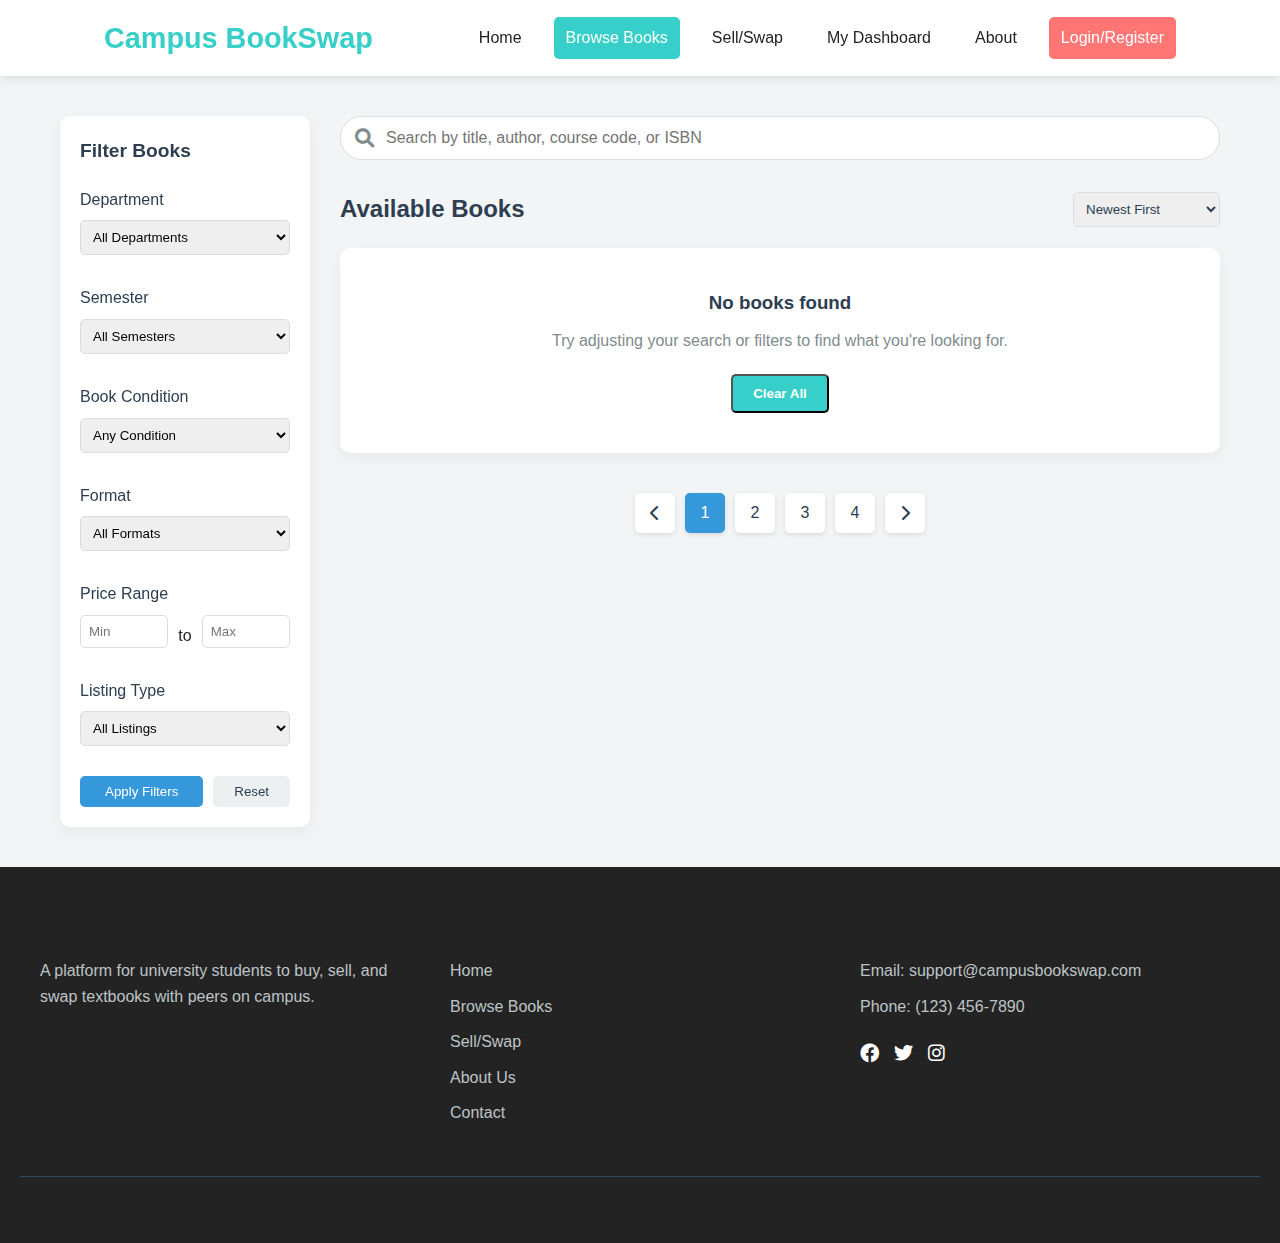
<file: browse.html>
<!DOCTYPE html>
<html lang="en">
<head>
    <meta charset="UTF-8">
    <meta name="viewport" content="width=device-width, initial-scale=1.0">
    <title>Browse Books - Campus BookSwap</title>
    <link rel="stylesheet" href="style.css">
    <link rel="stylesheet" href="css/color-scheme.css">
    <link rel="stylesheet" href="https://cdnjs.cloudflare.com/ajax/libs/font-awesome/6.0.0/css/all.min.css">
    <style>
        /* Additional styles specific to browse page */
        .browse-container {
            display: grid;
            grid-template-columns: 250px 1fr;
            gap: 30px;
            max-width: 1200px;
            margin: 40px auto;
            padding: 0 20px;
        }
        
        .filters-sidebar {
            background-color: white;
            padding: 20px;
            border-radius: 10px;
            box-shadow: 0 5px 15px rgba(0, 0, 0, 0.05);
            align-self: start;
            position: sticky;
            top: 100px;
        }
        
        .filters-sidebar h3 {
            margin-bottom: 20px;
            color: #2c3e50;
            font-size: 1.2rem;
        }
        
        .filter-group {
            margin-bottom: 20px;
        }
        
        .filter-group label {
            display: block;
            margin-bottom: 8px;
            font-weight: 500;
            color: #2c3e50;
        }
        
        .filter-group select, .filter-group input {
            width: 100%;
            padding: 8px;
            border: 1px solid #ddd;
            border-radius: 5px;
            margin-bottom: 10px;
        }
        
        .price-range {
            display: flex;
            gap: 10px;
            align-items: center;
        }
        
        .price-range input {
            width: 45%;
        }
        
        .filter-buttons {
            display: flex;
            gap: 10px;
            margin-top: 20px;
        }
        
        .filter-buttons button {
            padding: 8px 15px;
            border: none;
            border-radius: 5px;
            cursor: pointer;
            font-weight: 500;
        }
        
        .apply-btn {
            background-color: #3498db;
            color: white;
            flex: 2;
        }
        
        .reset-btn {
            background-color: #ecf0f1;
            color: #2c3e50;
            flex: 1;
        }
        
        .books-grid {
            display: grid;
            grid-template-columns: repeat(auto-fill, minmax(250px, 1fr));
            gap: 25px;
        }
        
        .book-actions {
            display: flex;
            gap: 10px;
            margin-top: 10px;
        }
        
        .book-actions .btn {
            flex: 1;
            text-align: center;
            padding: 8px 10px;
            font-size: 0.9rem;
        }
        
        .message-seller-btn {
            background-color: #2ecc71;
            color: white;
        }
        
        .search-bar {
            margin-bottom: 30px;
            position: relative;
        }
        
        .search-bar input {
            width: 100%;
            padding: 12px 20px;
            padding-left: 45px;
            border: 1px solid #ddd;
            border-radius: 30px;
            font-size: 1rem;
        }
        
        .search-bar i {
            position: absolute;
            left: 15px;
            top: 50%;
            transform: translateY(-50%);
            color: #7f8c8d;
            font-size: 1.2rem;
        }
        
        .search-bar input:focus {
            outline: none;
            border-color: #3498db;
            box-shadow: 0 0 5px rgba(52, 152, 219, 0.3);
        }
        
        .books-header {
            display: flex;
            justify-content: space-between;
            align-items: center;
            margin-bottom: 20px;
        }
        
        .books-header h2 {
            color: #2c3e50;
            font-size: 1.5rem;
        }
        
        .sort-options select {
            padding: 8px;
            border: 1px solid #ddd;
            border-radius: 5px;
            color: #2c3e50;
        }
        
        .no-results {
            grid-column: 1 / -1;
            text-align: center;
            padding: 40px;
            background-color: white;
            border-radius: 10px;
            box-shadow: 0 5px 15px rgba(0, 0, 0, 0.05);
        }
        
        .no-results h3 {
            color: #2c3e50;
            margin-bottom: 10px;
        }
        
        .no-results p {
            color: #7f8c8d;
            margin-bottom: 20px;
        }
        
        .pagination {
            display: flex;
            justify-content: center;
            margin-top: 40px;
            gap: 10px;
        }
        
        .pagination a {
            display: flex;
            align-items: center;
            justify-content: center;
            width: 40px;
            height: 40px;
            border-radius: 5px;
            background-color: white;
            color: #2c3e50;
            font-weight: 500;
            box-shadow: 0 2px 5px rgba(0, 0, 0, 0.1);
            transition: all 0.3s ease;
        }
        
        .pagination a:hover, .pagination a.active {
            background-color: #3498db;
            color: white;
        }
        
        /* Responsive design */
        @media (max-width: 768px) {
            .browse-container {
                grid-template-columns: 1fr;
            }
            
            .filters-sidebar {
                position: static;
                margin-bottom: 20px;
            }
        }
    </style>
</head>
<body>
    <header>
        <div class="navbar">
            <div class="logo">
                <h1>Campus BookSwap</h1>
            </div>
            <nav>
                <a href="index.html">Home</a>
                <a href="browse.html" class="active">Browse Books</a>
                <a href="sell.html">Sell/Swap</a>
                <a href="dashboard.html">My Dashboard</a>
                <a href="about.html">About</a>
                <a href="login.html" class="login-btn">Login/Register</a>
            </nav>
        </div>
    </header>

    <main>
        <div class="browse-container">
            <!-- Filters Sidebar -->
            <aside class="filters-sidebar">
                <h3>Filter Books</h3>
                <form class="filter-form">
                    <div class="filter-group">
                        <label for="department">Department</label>
                        <select id="department">
                            <option value="">All Departments</option>
                            <option value="computer-science">Computer Science</option>
                            <option value="business">Business</option>
                            <option value="engineering">Engineering</option>
                            <option value="mathematics">Mathematics</option>
                            <option value="physics">Physics</option>
                            <option value="chemistry">Chemistry</option>
                            <option value="biology">Biology</option>
                            <option value="psychology">Psychology</option>
                            <option value="literature">Literature</option>
                            <option value="history">History</option>
                        </select>
                    </div>
                    
                    <div class="filter-group">
                        <label for="semester">Semester</label>
                        <select id="semester">
                            <option value="">All Semesters</option>
                            <option value="fall-2023">Fall 2023</option>
                            <option value="spring-2024">Spring 2024</option>
                            <option value="summer-2024">Summer 2024</option>
                            <option value="fall-2024">Fall 2024</option>
                        </select>
                    </div>
                    
                    <div class="filter-group">
                        <label for="condition">Book Condition</label>
                        <select id="condition">
                            <option value="">Any Condition</option>
                            <option value="new">New</option>
                            <option value="like-new">Like New</option>
                            <option value="excellent">Excellent</option>
                            <option value="good">Good</option>
                            <option value="fair">Fair</option>
                            <option value="poor">Poor</option>
                        </select>
                    </div>
                    
                    <div class="filter-group">
                        <label for="format">Format</label>
                        <select id="format">
                            <option value="">All Formats</option>
                            <option value="physical">Physical</option>
                            <option value="digital">Digital</option>
                        </select>
                    </div>
                    
                    <div class="filter-group">
                        <label>Price Range</label>
                        <div class="price-range">
                            <input type="number" id="price-min" placeholder="Min" min="0">
                            <span>to</span>
                            <input type="number" id="price-max" placeholder="Max" min="0">
                        </div>
                    </div>
                    
                    <div class="filter-group">
                        <label for="listing-type">Listing Type</label>
                        <select id="listing-type">
                            <option value="">All Listings</option>
                            <option value="sale">For Sale</option>
                            <option value="swap">For Swap</option>
                            <option value="both">Sale or Swap</option>
                        </select>
                    </div>
                    
                    <div class="filter-buttons">
                        <button type="submit" class="apply-btn">Apply Filters</button>
                        <button type="button" class="reset-btn">Reset</button>
                    </div>
                </form>
            </aside>
            
            <!-- Books Grid -->
            <div class="books-content">
                <div class="search-bar">
                    <i class="fas fa-search"></i>
                    <input type="text" placeholder="Search by title, author, course code, or ISBN">
                </div>
                
                <div class="books-header">
                    <h2>Available Books</h2>
                    <div class="sort-options">
                        <select id="sort-by">
                            <option value="newest">Newest First</option>
                            <option value="price-low">Price: Low to High</option>
                            <option value="price-high">Price: High to Low</option>
                            <option value="title">Title: A to Z</option>
                        </select>
                    </div>
                </div>
                
                <div class="books-grid">
                    <!-- Book cards will be dynamically loaded here by browse.js -->
                </div>
                
                <!-- Pagination -->
                <div class="pagination">
                    <a href="#"><i class="fas fa-chevron-left"></i></a>
                    <a href="#" class="active">1</a>
                    <a href="#">2</a>
                    <a href="#">3</a>
                    <a href="#">4</a>
                    <a href="#"><i class="fas fa-chevron-right"></i></a>
                </div>
            </div>
        </div>
    </main>

    <footer>
        <div class="footer-content">
            <div class="footer-section">
                <h3>Campus BookSwap</h3>
                <p>A platform for university students to buy, sell, and swap textbooks with peers on campus.</p>
            </div>
            <div class="footer-section">
                <h3>Quick Links</h3>
                <ul>
                    <li><a href="index.html">Home</a></li>
                    <li><a href="browse.html">Browse Books</a></li>
                    <li><a href="sell.html">Sell/Swap</a></li>
                    <li><a href="about.html">About Us</a></li>
                    <li><a href="contact.html">Contact</a></li>
                </ul>
            </div>
            <div class="footer-section">
                <h3>Contact Us</h3>
                <p>Email: support@campusbookswap.com</p>
                <p>Phone: (123) 456-7890</p>
                <div class="social-icons">
                    <a href="#"><i class="fab fa-facebook"></i></a>
                    <a href="#"><i class="fab fa-twitter"></i></a>
                    <a href="#"><i class="fab fa-instagram"></i></a>
                </div>
            </div>
        </div>
        <div class="footer-bottom">
            <p>&copy; 2023 Campus BookSwap. All Rights Reserved.</p>
        </div>
    </footer>

    <script src="main.js"></script>
    <script src="js/browse.js"></script>
    <script src="js/book-messaging.js"></script>
</body>
</html>
</file>
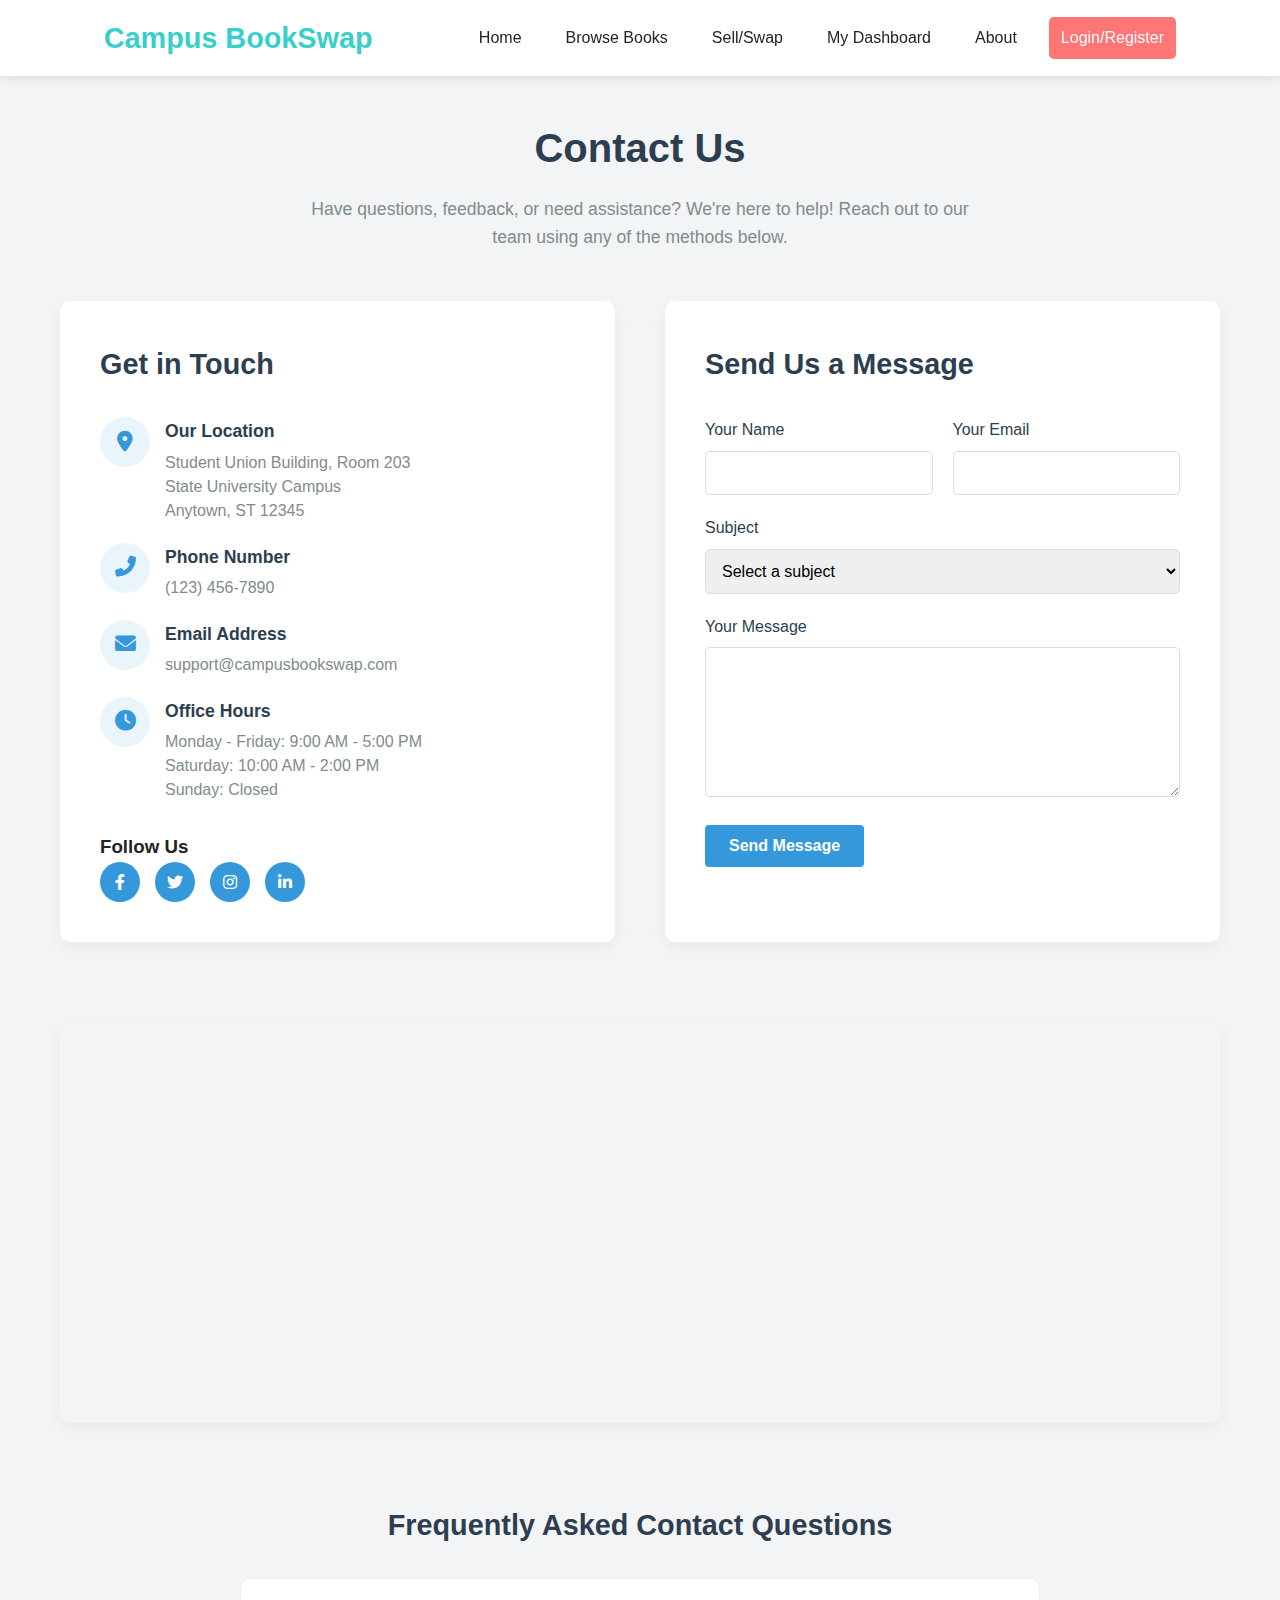
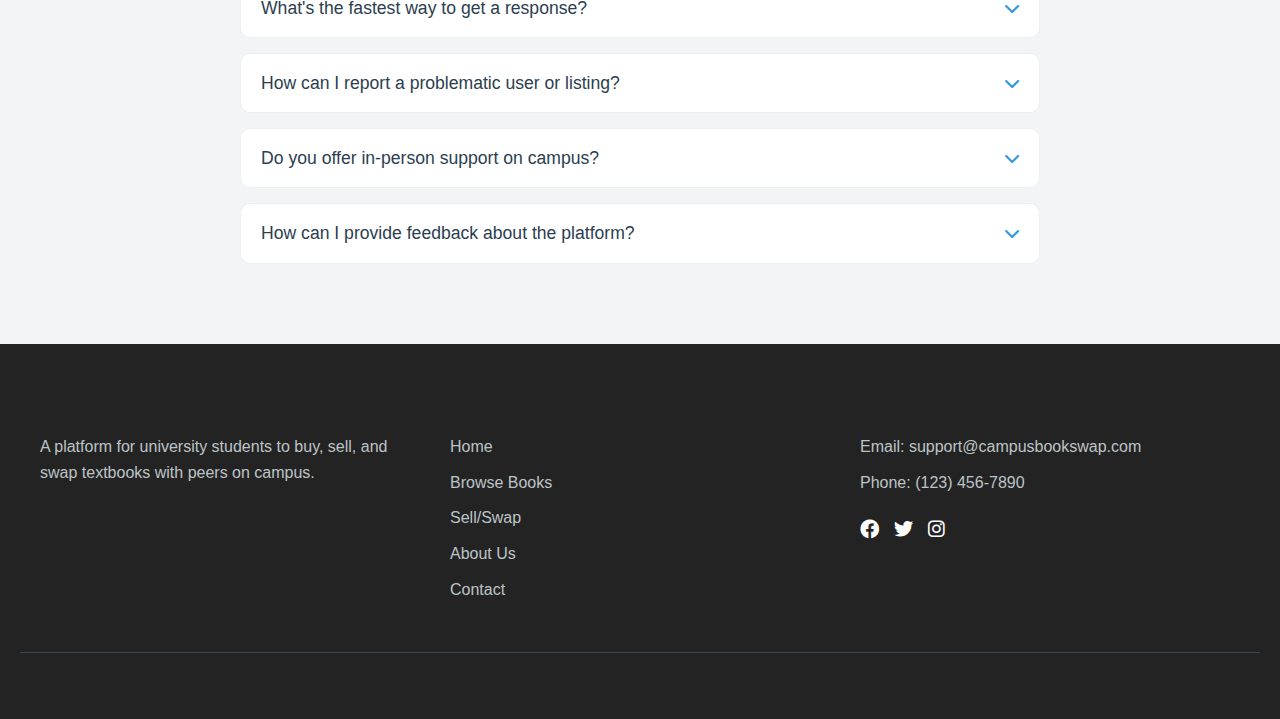
<file: contact.html>
<!DOCTYPE html>
<html lang="en">
<head>
    <meta charset="UTF-8">
    <meta name="viewport" content="width=device-width, initial-scale=1.0">
    <title>Contact Us - Campus BookSwap</title>
    <link rel="stylesheet" href="style.css">
    <link rel="stylesheet" href="css/color-scheme.css">
    <link rel="stylesheet" href="https://cdnjs.cloudflare.com/ajax/libs/font-awesome/6.0.0/css/all.min.css">
    <style>
        /* Contact page specific styles */
        .contact-container {
            max-width: 1200px;
            margin: 40px auto;
            padding: 0 20px;
        }
        
        .contact-header {
            text-align: center;
            margin-bottom: 50px;
        }
        
        .contact-header h1 {
            color: #2c3e50;
            margin-bottom: 15px;
            font-size: 2.5rem;
        }
        
        .contact-header p {
            color: #7f8c8d;
            max-width: 700px;
            margin: 0 auto;
            font-size: 1.1rem;
            line-height: 1.6;
        }
        
        .contact-content {
            display: grid;
            grid-template-columns: 1fr 1fr;
            gap: 50px;
            margin-bottom: 80px;
        }
        
        .contact-info {
            background-color: white;
            padding: 40px;
            border-radius: 10px;
            box-shadow: 0 5px 15px rgba(0, 0, 0, 0.05);
        }
        
        .contact-info h2 {
            color: #2c3e50;
            margin-bottom: 30px;
            font-size: 1.8rem;
        }
        
        .contact-details {
            margin-bottom: 30px;
        }
        
        .contact-item {
            display: flex;
            align-items: flex-start;
            margin-bottom: 20px;
        }
        
        .contact-icon {
            width: 50px;
            height: 50px;
            background-color: rgba(52, 152, 219, 0.1);
            border-radius: 50%;
            display: flex;
            justify-content: center;
            align-items: center;
            margin-right: 15px;
            flex-shrink: 0;
        }
        
        .contact-icon i {
            font-size: 1.3rem;
            color: #3498db;
        }
        
        .contact-text h3 {
            color: #2c3e50;
            margin: 0 0 5px 0;
            font-size: 1.1rem;
        }
        
        .contact-text p {
            color: #7f8c8d;
            margin: 0;
            line-height: 1.5;
        }
        
        .social-links {
            display: flex;
            gap: 15px;
        }
        
        .social-link {
            width: 40px;
            height: 40px;
            background-color: #3498db;
            border-radius: 50%;
            display: flex;
            justify-content: center;
            align-items: center;
            color: white;
            transition: background-color 0.3s ease, transform 0.3s ease;
        }
        
        .social-link:hover {
            background-color: #2980b9;
            transform: translateY(-3px);
        }
        
        .contact-form {
            background-color: white;
            padding: 40px;
            border-radius: 10px;
            box-shadow: 0 5px 15px rgba(0, 0, 0, 0.05);
        }
        
        .contact-form h2 {
            color: #2c3e50;
            margin-bottom: 30px;
            font-size: 1.8rem;
        }
        
        .form-group {
            margin-bottom: 20px;
        }
        
        .form-group label {
            display: block;
            margin-bottom: 8px;
            font-weight: 500;
            color: #2c3e50;
        }
        
        .form-group input, .form-group select, .form-group textarea {
            width: 100%;
            padding: 12px;
            border: 1px solid #ddd;
            border-radius: 5px;
            font-size: 1rem;
            transition: border-color 0.3s ease;
        }
        
        .form-group input:focus, .form-group select:focus, .form-group textarea:focus {
            outline: none;
            border-color: #3498db;
        }
        
        .form-group textarea {
            min-height: 150px;
            resize: vertical;
        }
        
        .form-row {
            display: grid;
            grid-template-columns: 1fr 1fr;
            gap: 20px;
        }
        
        .submit-btn {
            padding: 12px 25px;
            background-color: #3498db;
            color: white;
            border: none;
            border-radius: 5px;
            font-size: 1rem;
            cursor: pointer;
            transition: background-color 0.3s ease;
        }
        
        .submit-btn:hover {
            background-color: #2980b9;
        }
        
        .map-section {
            margin-bottom: 80px;
        }
        
        .map-container {
            height: 400px;
            border-radius: 10px;
            overflow: hidden;
            box-shadow: 0 5px 15px rgba(0, 0, 0, 0.05);
        }
        
        .map-container iframe {
            width: 100%;
            height: 100%;
            border: none;
        }
        
        .faq-section {
            margin-bottom: 80px;
        }
        
        .faq-section h2 {
            color: #2c3e50;
            margin-bottom: 30px;
            font-size: 1.8rem;
            text-align: center;
        }
        
        .faq-container {
            max-width: 800px;
            margin: 0 auto;
        }
        
        .faq-item {
            margin-bottom: 15px;
            border: 1px solid #ecf0f1;
            border-radius: 10px;
            overflow: hidden;
        }
        
        .faq-question {
            padding: 15px 20px;
            background-color: white;
            cursor: pointer;
            display: flex;
            justify-content: space-between;
            align-items: center;
            transition: background-color 0.3s ease;
        }
        
        .faq-question h3 {
            margin: 0;
            color: #2c3e50;
            font-size: 1.1rem;
            font-weight: 500;
        }
        
        .faq-question i {
            color: #3498db;
            transition: transform 0.3s ease;
        }
        
        .faq-question.active {
            background-color: #f8f9fa;
        }
        
        .faq-question.active i {
            transform: rotate(180deg);
        }
        
        .faq-answer {
            padding: 0 20px;
            max-height: 0;
            overflow: hidden;
            transition: max-height 0.3s ease, padding 0.3s ease;
        }
        
        .faq-answer.active {
            padding: 0 20px 20px;
            max-height: 1000px;
        }
        
        .faq-answer p {
            color: #7f8c8d;
            line-height: 1.6;
            margin: 0;
        }
        
        /* Responsive design */
        @media (max-width: 992px) {
            .contact-content {
                grid-template-columns: 1fr;
                gap: 30px;
            }
        }
        
        @media (max-width: 768px) {
            .form-row {
                grid-template-columns: 1fr;
                gap: 15px;
            }
        }
    </style>
</head>
<body>
    <header>
        <div class="navbar">
            <div class="logo">
                <h1>Campus BookSwap</h1>
            </div>
            <nav>
                <a href="index.html">Home</a>
                <a href="browse.html">Browse Books</a>
                <a href="sell.html">Sell/Swap</a>
                <a href="dashboard.html">My Dashboard</a>
                <a href="about.html">About</a>
                <a href="login.html" class="login-btn">Login/Register</a>
            </nav>
        </div>
    </header>

    <main>
        <div class="contact-container">
            <div class="contact-header">
                <h1>Contact Us</h1>
                <p>Have questions, feedback, or need assistance? We're here to help! Reach out to our team using any of the methods below.</p>
            </div>
            
            <div class="contact-content">
                <div class="contact-info">
                    <h2>Get in Touch</h2>
                    
                    <div class="contact-details">
                        <div class="contact-item">
                            <div class="contact-icon">
                                <i class="fas fa-map-marker-alt"></i>
                            </div>
                            <div class="contact-text">
                                <h3>Our Location</h3>
                                <p>Student Union Building, Room 203<br>State University Campus<br>Anytown, ST 12345</p>
                            </div>
                        </div>
                        
                        <div class="contact-item">
                            <div class="contact-icon">
                                <i class="fas fa-phone-alt"></i>
                            </div>
                            <div class="contact-text">
                                <h3>Phone Number</h3>
                                <p>(123) 456-7890</p>
                            </div>
                        </div>
                        
                        <div class="contact-item">
                            <div class="contact-icon">
                                <i class="fas fa-envelope"></i>
                            </div>
                            <div class="contact-text">
                                <h3>Email Address</h3>
                                <p>support@campusbookswap.com</p>
                            </div>
                        </div>
                        
                        <div class="contact-item">
                            <div class="contact-icon">
                                <i class="fas fa-clock"></i>
                            </div>
                            <div class="contact-text">
                                <h3>Office Hours</h3>
                                <p>Monday - Friday: 9:00 AM - 5:00 PM<br>Saturday: 10:00 AM - 2:00 PM<br>Sunday: Closed</p>
                            </div>
                        </div>
                    </div>
                    
                    <h3>Follow Us</h3>
                    <div class="social-links">
                        <a href="#" class="social-link"><i class="fab fa-facebook-f"></i></a>
                        <a href="#" class="social-link"><i class="fab fa-twitter"></i></a>
                        <a href="#" class="social-link"><i class="fab fa-instagram"></i></a>
                        <a href="#" class="social-link"><i class="fab fa-linkedin-in"></i></a>
                    </div>
                </div>
                
                <div class="contact-form">
                    <h2>Send Us a Message</h2>
                    <form id="contact-form">
                        <div class="form-row">
                            <div class="form-group">
                                <label for="name">Your Name</label>
                                <input type="text" id="name" name="name" required>
                            </div>
                            
                            <div class="form-group">
                                <label for="email">Your Email</label>
                                <input type="email" id="email" name="email" required>
                            </div>
                        </div>
                        
                        <div class="form-group">
                            <label for="subject">Subject</label>
                            <select id="subject" name="subject" required>
                                <option value="">Select a subject</option>
                                <option value="general-inquiry">General Inquiry</option>
                                <option value="technical-support">Technical Support</option>
                                <option value="account-issues">Account Issues</option>
                                <option value="feedback">Feedback</option>
                                <option value="report-problem">Report a Problem</option>
                                <option value="partnership">Partnership Opportunities</option>
                                <option value="other">Other</option>
                            </select>
                        </div>
                        
                        <div class="form-group">
                            <label for="message">Your Message</label>
                            <textarea id="message" name="message" required></textarea>
                        </div>
                        
                        <button type="submit" class="submit-btn">Send Message</button>
                    </form>
                </div>
            </div>
            
            <div class="map-section">
                <div class="map-container">
                    <!-- Replace with actual Google Maps embed code for your location -->
                    <iframe src="https://www.google.com/maps/embed?pb=!1m18!1m12!1m3!1d3024.2219901290355!2d-74.00369368400567!3d40.71312937933185!2m3!1f0!2f0!3f0!3m2!1i1024!2i768!4f13.1!3m3!1m2!1s0x89c25a23e28c1191%3A0x49f75d3281df052a!2s150%20Park%20Row%2C%20New%20York%2C%20NY%2010007%2C%20USA!5e0!3m2!1sen!2sus!4v1580234295933!5m2!1sen!2sus" allowfullscreen=""></iframe>
                </div>
            </div>
            
            <div class="faq-section">
                <h2>Frequently Asked Contact Questions</h2>
                <div class="faq-container">
                    <div class="faq-item">
                        <div class="faq-question">
                            <h3>What's the fastest way to get a response?</h3>
                            <i class="fas fa-chevron-down"></i>
                        </div>
                        <div class="faq-answer">
                            <p>For urgent matters, we recommend calling our support line during office hours. For non-urgent inquiries, email is the best option, and we typically respond within 24 hours on business days.</p>
                        </div>
                    </div>
                    
                    <div class="faq-item">
                        <div class="faq-question">
                            <h3>How can I report a problematic user or listing?</h3>
                            <i class="fas fa-chevron-down"></i>
                        </div>
                        <div class="faq-answer">
                            <p>You can report issues directly through the platform by clicking the "Report" button on any listing or user profile. Alternatively, you can use this contact form and select "Report a Problem" from the subject dropdown.</p>
                        </div>
                    </div>
                    
                    <div class="faq-item">
                        <div class="faq-question">
                            <h3>Do you offer in-person support on campus?</h3>
                            <i class="fas fa-chevron-down"></i>
                        </div>
                        <div class="faq-answer">
                            <p>Yes, we have a physical office in the Student Union Building (Room 203) where you can drop by during our office hours for face-to-face assistance with any issues or questions.</p>
                        </div>
                    </div>
                    
                    <div class="faq-item">
                        <div class="faq-question">
                            <h3>How can I provide feedback about the platform?</h3>
                            <i class="fas fa-chevron-down"></i>
                        </div>
                        <div class="faq-answer">
                            <p>We welcome all feedback! You can use this contact form and select "Feedback" from the subject dropdown, or email us directly at feedback@campusbookswap.com with your suggestions, comments, or ideas.</p>
                        </div>
                    </div>
                </div>
            </div>
        </div>
    </main>

    <footer>
        <div class="footer-content">
            <div class="footer-section">
                <h3>Campus BookSwap</h3>
                <p>A platform for university students to buy, sell, and swap textbooks with peers on campus.</p>
            </div>
            <div class="footer-section">
                <h3>Quick Links</h3>
                <ul>
                    <li><a href="index.html">Home</a></li>
                    <li><a href="browse.html">Browse Books</a></li>
                    <li><a href="sell.html">Sell/Swap</a></li>
                    <li><a href="about.html">About Us</a></li>
                    <li><a href="contact.html">Contact</a></li>
                </ul>
            </div>
            <div class="footer-section">
                <h3>Contact Us</h3>
                <p>Email: support@campusbookswap.com</p>
                <p>Phone: (123) 456-7890</p>
                <div class="social-icons">
                    <a href="#"><i class="fab fa-facebook"></i></a>
                    <a href="#"><i class="fab fa-twitter"></i></a>
                    <a href="#"><i class="fab fa-instagram"></i></a>
                </div>
            </div>
        </div>
        <div class="footer-bottom">
            <p>&copy; 2023 Campus BookSwap. All Rights Reserved.</p>
        </div>
    </footer>

    <script src="main.js"></script>
    <script>
        // Form Submission
        document.getElementById('contact-form').addEventListener('submit', function(e) {
            e.preventDefault();
            
            // In a real app, this would send the form data to the server
            // For demo purposes, we'll just show a success message
            
            // Collect form data
            const formData = new FormData(this);
            const formDataObj = {};
            
            formData.forEach((value, key) => {
                formDataObj[key] = value;
            });
            
            console.log('Contact form data:', formDataObj);
            
            // Show success message
            alert('Your message has been sent successfully! We will get back to you soon.');
            
            // Reset form
            this.reset();
        });
        
        // FAQ Accordion
        const faqQuestions = document.querySelectorAll('.faq-question');
        
        faqQuestions.forEach(question => {
            question.addEventListener('click', function() {
                // Toggle active class on question
                this.classList.toggle('active');
                
                // Toggle active class on answer
                const answer = this.nextElementSibling;
                answer.classList.toggle('active');
            });
        });
    </script>
</body>
</html>
</file>
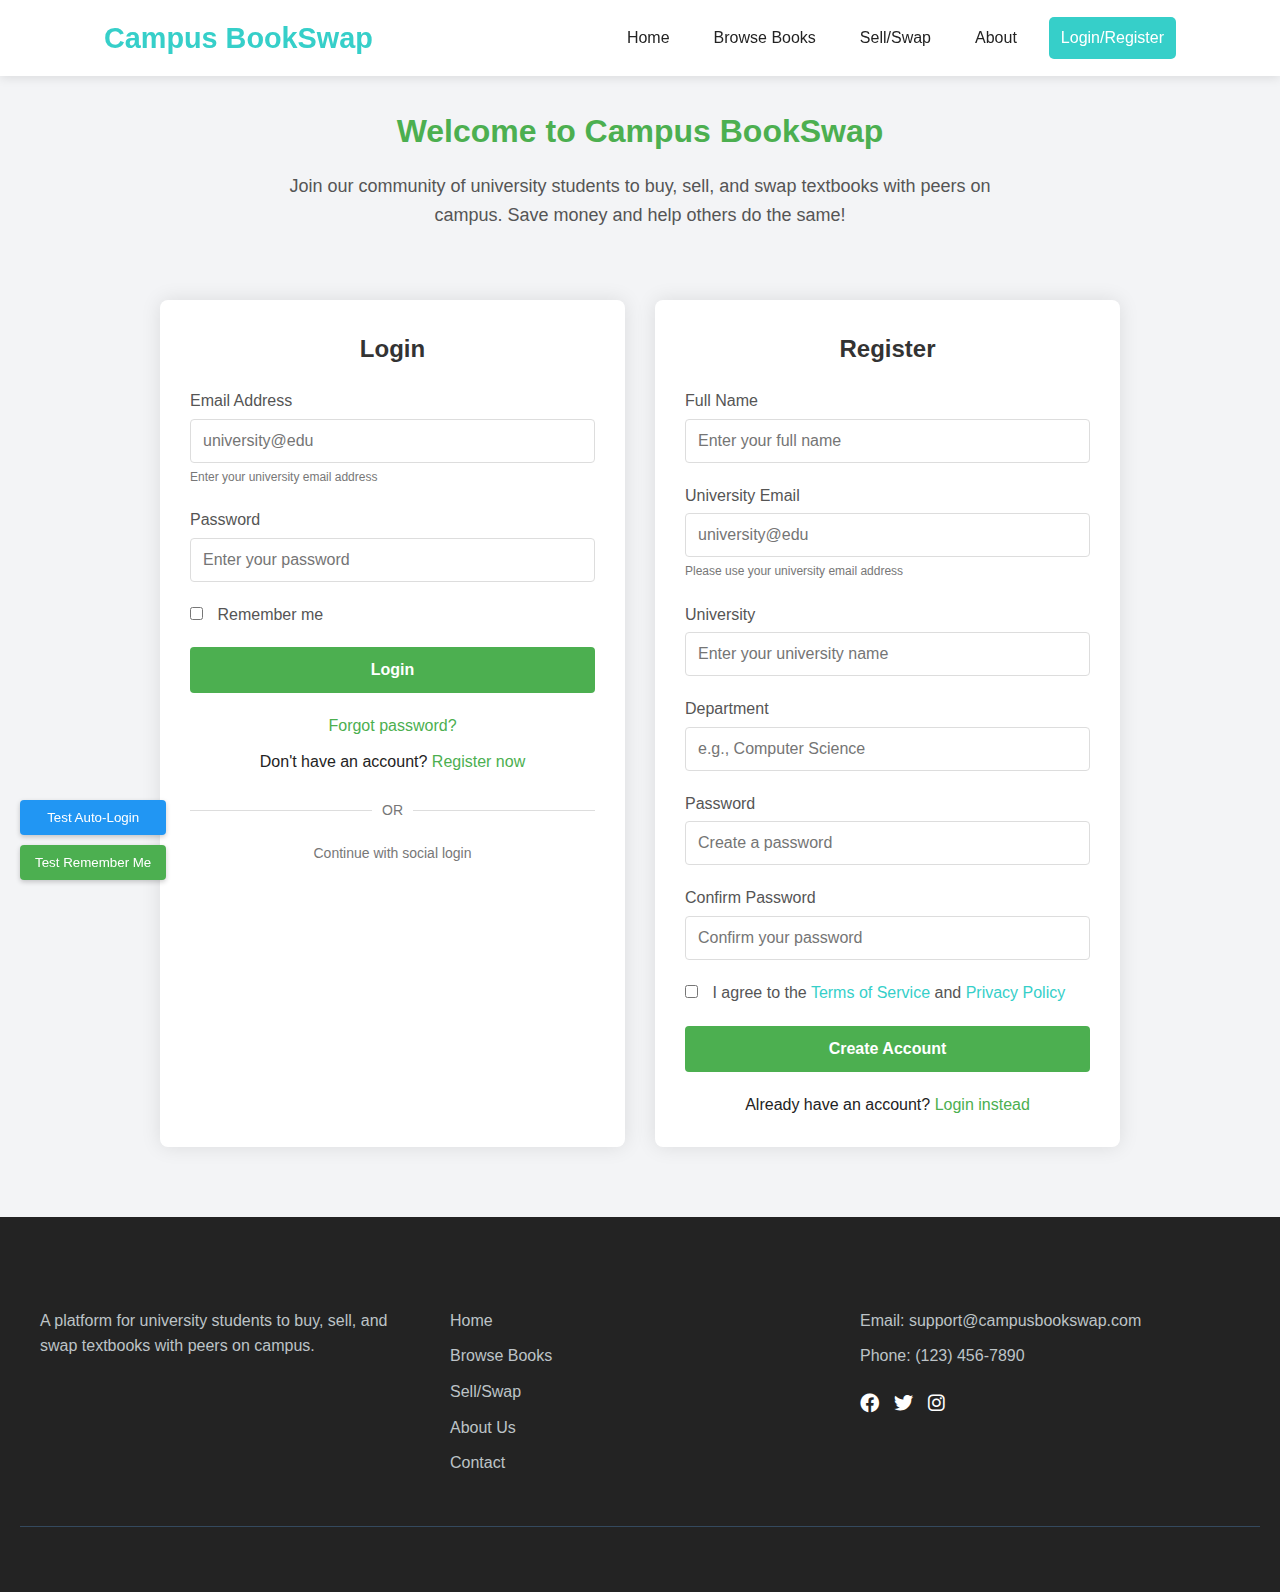
<file: login.html>
<!DOCTYPE html>
<html lang="en">
<head>
    <meta charset="UTF-8">
    <meta name="viewport" content="width=device-width, initial-scale=1.0">
    <title>Login/Register - Campus BookSwap</title>
    <link rel="stylesheet" href="style.css">
    <link rel="stylesheet" href="css/color-scheme.css">
    <link rel="stylesheet" href="https://cdnjs.cloudflare.com/ajax/libs/font-awesome/6.0.0/css/all.min.css">
    <style>
        /* Auth Form Styles */
        .auth-container {
            display: grid;
            grid-template-columns: 1fr 1fr;
            gap: 30px;
            max-width: 1000px;
            margin: 50px auto;
            padding: 20px;
        }
        
        .auth-form {
            background-color: #fff;
            border-radius: 8px;
            box-shadow: 0 0 20px rgba(0, 0, 0, 0.1);
            padding: 30px;
            transition: all 0.3s ease;
        }
        
        .auth-form:hover {
            box-shadow: 0 0 25px rgba(0, 0, 0, 0.15);
            transform: translateY(-5px);
        }
        
        .auth-form h2 {
            margin-bottom: 20px;
            color: #333;
            text-align: center;
            font-size: 24px;
            font-weight: 600;
        }
        
        .form-group {
            margin-bottom: 20px;
        }
        
        .form-group label {
            display: block;
            margin-bottom: 5px;
            font-weight: 500;
            color: #555;
        }
        
        .form-group input {
            width: 100%;
            padding: 12px;
            border: 1px solid #ddd;
            border-radius: 4px;
            font-size: 16px;
            transition: all 0.3s ease;
        }
        
        .form-group input:focus {
            border-color: #4CAF50;
            outline: none;
            box-shadow: 0 0 0 2px rgba(76, 175, 80, 0.2);
        }
        
        .form-group small {
            display: block;
            margin-top: 5px;
            color: #777;
            font-size: 12px;
        }
        
        .checkbox-label {
            display: flex;
            align-items: center;
            font-weight: normal;
        }
        
        .checkbox-label input {
            margin-right: 10px;
            width: auto;
        }
        
        .auth-form button {
            width: 100%;
            padding: 14px;
            background-color: #4CAF50;
            color: white;
            border: none;
            border-radius: 4px;
            font-size: 16px;
            font-weight: 600;
            cursor: pointer;
            transition: all 0.3s ease;
            position: relative;
            overflow: hidden;
        }
        
        .auth-form button:hover {
            background-color: #45a049;
            transform: translateY(-2px);
            box-shadow: 0 4px 8px rgba(0, 0, 0, 0.1);
        }
        
        .auth-form button:active {
            transform: translateY(0);
            box-shadow: none;
        }
        
        .auth-form button:disabled {
            background-color: #cccccc;
            cursor: not-allowed;
            transform: none;
            box-shadow: none;
        }
        
        .form-footer {
            margin-top: 20px;
            text-align: center;
        }
        
        .form-footer a {
            color: #4CAF50;
            text-decoration: none;
            transition: color 0.3s;
        }
        
        .form-footer a:hover {
            text-decoration: underline;
            color: #45a049;
        }
        
        .error-message, .success-message {
            padding: 12px;
            border-radius: 4px;
            margin-bottom: 20px;
            font-size: 14px;
            animation: fadeIn 0.3s ease-in-out;
        }
        
        @keyframes fadeIn {
            from { opacity: 0; transform: translateY(-10px); }
            to { opacity: 1; transform: translateY(0); }
        }
        
        /* Responsive design */
        @media (max-width: 768px) {
            .auth-container {
                grid-template-columns: 1fr;
            }
        }
    </style>
</head>
<body>
    <header>
        <div class="navbar">
            <div class="logo">
                <h1>Campus BookSwap</h1>
            </div>
            <nav>
                <a href="index.html">Home</a>
                <a href="browse.html">Browse Books</a>
                <a href="sell.html">Sell/Swap</a>
                <a href="about.html">About</a>
                <a href="login.html" class="active login-btn">Login/Register</a>
            </nav>
        </div>
    </header>

    <main>
        <div class="welcome-message" style="text-align: center; margin: 30px auto; max-width: 800px; padding: 0 20px;">
            <h1 style="color: #4CAF50; margin-bottom: 15px;">Welcome to Campus BookSwap</h1>
            <p style="color: #555; font-size: 18px; line-height: 1.6;">Join our community of university students to buy, sell, and swap textbooks with peers on campus. Save money and help others do the same!</p>
        </div>
        <section class="auth-container">
            <!-- Login Form -->
            <div class="auth-form">
                <h2>Login</h2>
                <form id="login-form" class="needs-validation">
                    <div id="login-error" class="error-message" style="display: none; color: #e74c3c; margin-bottom: 15px; padding: 10px; background-color: #fdecea; border-radius: 4px;"></div>
                    <div id="login-success" class="success-message" style="display: none; color: #2ecc71; margin-bottom: 15px; padding: 10px; background-color: #eafaf1; border-radius: 4px;"></div>
                    
                    <div class="form-group">
                        <label for="login-email">Email Address</label>
                        <input type="email" id="login-email" placeholder="university@edu" required>
                        <small class="form-text">Enter your university email address</small>
                    </div>
                    <div class="form-group">
                        <label for="login-password">Password</label>
                        <input type="password" id="login-password" placeholder="Enter your password" required>
                    </div>
                    <div class="form-group">
                        <label class="checkbox-label">
                            <input type="checkbox" id="remember-me"> Remember me
                        </label>
                    </div>
                    <button type="submit" id="login-button">Login</button>
                    <div class="form-footer">
                        <a href="#">Forgot password?</a>
                        <p style="margin-top: 10px;">Don't have an account? <a href="#" onclick="document.getElementById('full-name').focus(); return false;">Register now</a></p>
                    </div>
                    <div class="social-login">
                        <div class="divider">
                            <span>OR</span>
                        </div>
                        <p style="text-align: center; margin: 5px 0 15px; color: #777; font-size: 14px;">Continue with social login</p>
                        <div id="google-signin-container" class="google-signin-container"></div>
                        <script>
  window.onload = function () {
    google.accounts.id.initialize({
      client_id: "480107081732-jdu5n7iol8vvehp8g95o0a5555thvk9f.apps.googleusercontent.com",
      callback: handleCredentialResponse
    });
    google.accounts.id.renderButton(
      document.getElementById("google-signin-container"),
      { theme: "outline", size: "large" } 
    );
  };

  function handleCredentialResponse(response) {
    // Send ID token to backend for verification
    console.log("Encoded JWT ID token: " + response.credential);
  }
</script>
                    </div>
                </form>
            </div>
            
            <!-- Registration Form -->
            <div class="auth-form">
                <h2>Register</h2>
                <form id="registration-form" class="needs-validation">
                    <div id="register-error" class="error-message" style="display: none; color: #e74c3c; margin-bottom: 15px; padding: 10px; background-color: #fdecea; border-radius: 4px;"></div>
                    <div id="register-success" class="success-message" style="display: none; color: #2ecc71; margin-bottom: 15px; padding: 10px; background-color: #eafaf1; border-radius: 4px;"></div>
                    
                    <div class="form-group">
                        <label for="full-name">Full Name</label>
                        <input type="text" id="full-name" placeholder="Enter your full name" required>
                    </div>
                    <div class="form-group">
                        <label for="email">University Email</label>
                        <input type="email" id="email" placeholder="university@edu" required>
                        <small>Please use your university email address</small>
                    </div>
                    <div class="form-group">
                        <label for="university">University</label>
                        <input type="text" id="university" placeholder="Enter your university name" required>
                    </div>
                    <div class="form-group">
                        <label for="department">Department</label>
                        <input type="text" id="department" placeholder="e.g., Computer Science" required>
                    </div>
                    <div class="form-group">
                        <label for="password">Password</label>
                        <input type="password" id="password" placeholder="Create a password" required>
                        <div class="password-strength"></div>
                    </div>
                    <div class="form-group">
                        <label for="confirm-password">Confirm Password</label>
                        <input type="password" id="confirm-password" placeholder="Confirm your password" required>
                    </div>
                    <div class="form-group">
                        <label class="checkbox-label">
                            <input type="checkbox" id="terms" required>
                            I agree to the <a href="#">Terms of Service</a> and <a href="#">Privacy Policy</a>
                        </label>
                    </div>
                    <button type="submit" id="register-button">Create Account</button>
                    <div class="form-footer">
                        <p>Already have an account? <a href="#" onclick="document.getElementById('login-email').focus(); return false;">Login instead</a></p>
                    </div>
                </form>
            </div>
        </section>
    </main>

    <footer>
        <div class="footer-content">
            <div class="footer-section">
                <h3>Campus BookSwap</h3>
                <p>A platform for university students to buy, sell, and swap textbooks with peers on campus.</p>
            </div>
            <div class="footer-section">
                <h3>Quick Links</h3>
                <ul>
                    <li><a href="index.html">Home</a></li>
                    <li><a href="browse.html">Browse Books</a></li>
                    <li><a href="sell.html">Sell/Swap</a></li>
                    <li><a href="about.html">About Us</a></li>
                    <li><a href="contact.html">Contact</a></li>
                </ul>
            </div>
            <div class="footer-section">
                <h3>Contact Us</h3>
                <p>Email: support@campusbookswap.com</p>
                <p>Phone: (123) 456-7890</p>
                <div class="social-icons">
                    <a href="#"><i class="fab fa-facebook"></i></a>
                    <a href="#"><i class="fab fa-twitter"></i></a>
                    <a href="#"><i class="fab fa-instagram"></i></a>
                </div>
            </div>
        </div>
        <div class="footer-bottom">
            <p>&copy; 2023 Campus BookSwap. All Rights Reserved.</p>
        </div>
    </footer>

    <script src="main.js"></script>
    <script src="js/auth.js"></script>
    <!-- Test script for auto-login functionality -->
    <script src="js/test-autologin.js"></script>
    <script>
        document.addEventListener('DOMContentLoaded', function() {
            // Check if user is already logged in
            const currentUser = localStorage.getItem('currentUser');
            if (currentUser) {
                // Redirect to dashboard if already logged in
                window.location.href = 'dashboard.html';
                return;
            }
            
            // Check for lastLoggedInUser to display a welcome back message
            const rememberMe = localStorage.getItem('rememberMe');
            if (rememberMe === 'true') {
                try {
                    const lastLoggedInUser = JSON.parse(localStorage.getItem('lastLoggedInUser'));
                    if (lastLoggedInUser && lastLoggedInUser.email) {
                        // Add a welcome back banner at the top of the page
                        const welcomeBack = document.createElement('div');
                        welcomeBack.className = 'welcome-back-banner';
                        welcomeBack.innerHTML = `
                            <div style="background-color: #e8f5e9; color: #2e7d32; padding: 10px 20px; text-align: center; margin-bottom: 20px; border-radius: 4px; box-shadow: 0 2px 4px rgba(0,0,0,0.1);">
                                <p style="margin: 0; font-size: 16px;">Welcome back! We've detected your previous login. Your email has been pre-filled for convenience.</p>
                            </div>
                        `;
                        
                        // Insert after the header
                        const header = document.querySelector('header');
                        if (header && header.nextSibling) {
                            header.parentNode.insertBefore(welcomeBack, header.nextSibling);
                            
                            // Auto-hide the banner after 5 seconds
                            setTimeout(() => {
                                welcomeBack.style.opacity = '0';
                                welcomeBack.style.transition = 'opacity 0.5s ease';
                                setTimeout(() => {
                                    welcomeBack.remove();
                                }, 500);
                            }, 5000);
                        }
                    }
                } catch (e) {
                    console.error('Error parsing lastLoggedInUser:', e);
                }
            }
        });
    </script>
    <style>
        /* Google Sign-In Button Styles */
        .google-signin-container {
            width: 100%;
            height: 40px;
            margin-top: 15px;
            display: flex;
            justify-content: center;
        }
        
        /* Social Login Divider */
        .divider {
            display: flex;
            align-items: center;
            text-align: center;
            margin: 20px 0;
        }
        
        .divider::before,
        .divider::after {
            content: "";
            flex: 1;
            border-bottom: 1px solid #ddd;
        }
        
        .divider span {
            padding: 0 10px;
            color: #777;
            font-size: 14px;
        }
        
        .social-login {
            margin-top: 25px;
        }
    </style>
</body>
</html>
</file>
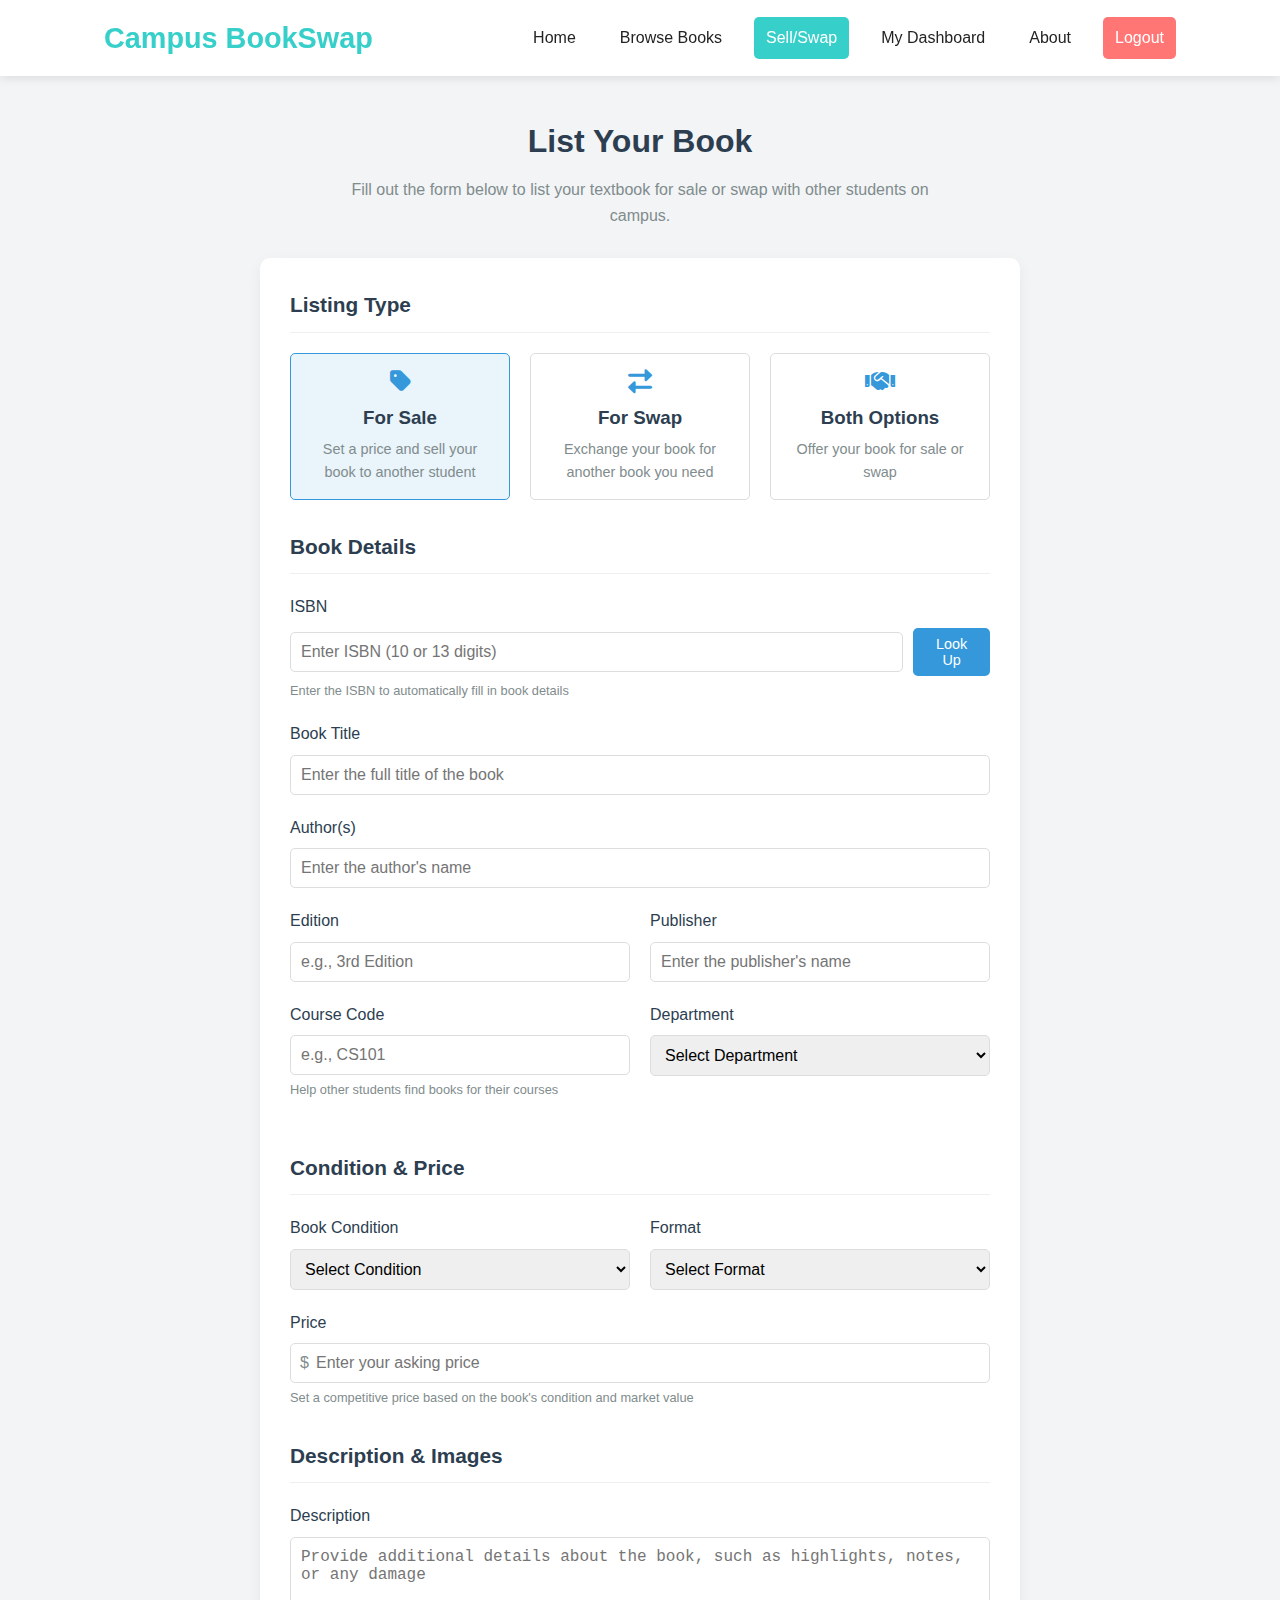
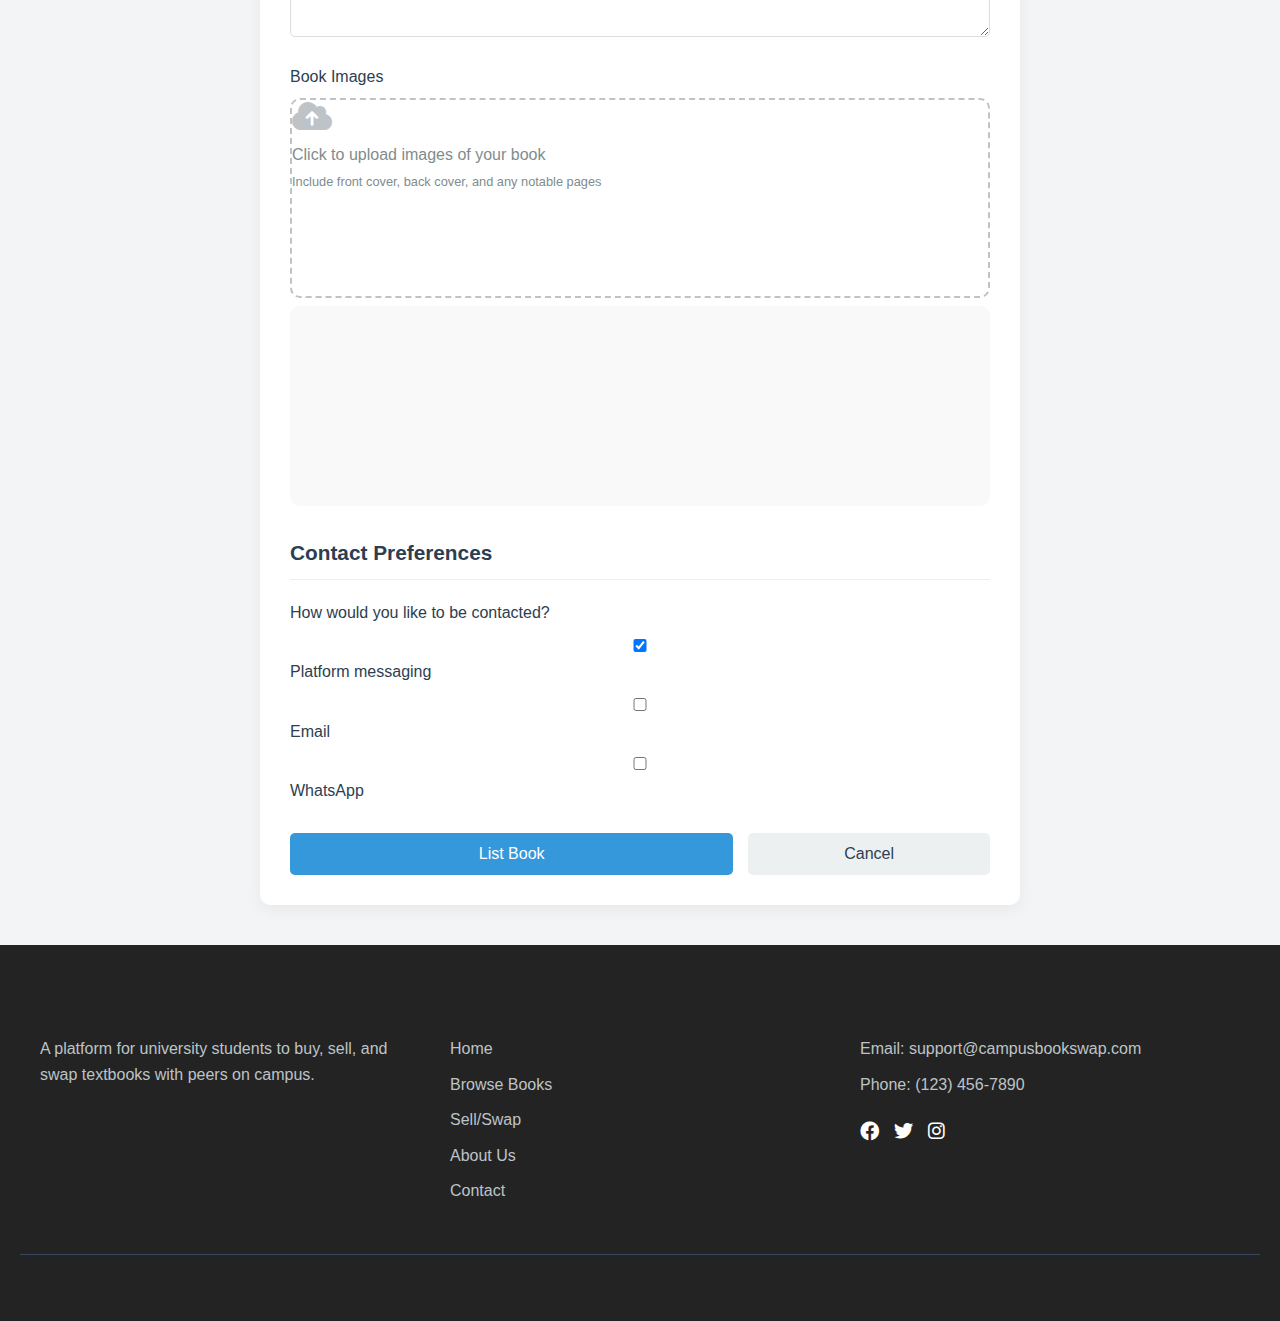
<file: sell.html>
<!DOCTYPE html>
<html lang="en">
<head>
    <meta charset="UTF-8">
    <meta name="viewport" content="width=device-width, initial-scale=1.0">
    <title>Sell or Swap Books - Campus BookSwap</title>
    <link rel="stylesheet" href="style.css">
    <link rel="stylesheet" href="css/color-scheme.css">
    <link rel="stylesheet" href="https://cdnjs.cloudflare.com/ajax/libs/font-awesome/6.0.0/css/all.min.css">
    <style>
        /* Additional styles specific to sell page */
        .sell-container {
            max-width: 800px;
            margin: 40px auto;
            padding: 0 20px;
        }
        
        .sell-header {
            text-align: center;
            margin-bottom: 30px;
        }
        
        .sell-header h1 {
            color: #2c3e50;
            margin-bottom: 10px;
        }
        
        .sell-header p {
            color: #7f8c8d;
            max-width: 600px;
            margin: 0 auto;
        }
        
        .listing-form {
            background-color: white;
            padding: 30px;
            border-radius: 10px;
            box-shadow: 0 5px 15px rgba(0, 0, 0, 0.05);
        }
        
        .form-section {
            margin-bottom: 30px;
        }
        
        .form-section h2 {
            color: #2c3e50;
            font-size: 1.3rem;
            margin-bottom: 20px;
            padding-bottom: 10px;
            border-bottom: 1px solid #ecf0f1;
        }
        
        .form-group {
            margin-bottom: 20px;
        }
        
        .form-group label {
            display: block;
            margin-bottom: 8px;
            font-weight: 500;
            color: #2c3e50;
        }
        
        .form-group input, .form-group select, .form-group textarea {
            width: 100%;
            padding: 10px;
            border: 1px solid #ddd;
            border-radius: 5px;
            font-size: 1rem;
        }
        
        .form-group input:focus, .form-group select:focus, .form-group textarea:focus {
            outline: none;
            border-color: #3498db;
        }
        
        .form-group textarea {
            min-height: 100px;
            resize: vertical;
        }
        
        .form-group .hint {
            font-size: 0.8rem;
            color: #7f8c8d;
            margin-top: 5px;
        }
        
        .form-row {
            display: grid;
            grid-template-columns: 1fr 1fr;
            gap: 20px;
        }
        
        .image-upload {
            display: flex;
            flex-direction: column;
            align-items: center;
        }
        
        .upload-area {
            width: 100%;
            height: 200px;
            border: 2px dashed #bdc3c7;
            border-radius: 10px;
            display: flex;
            flex-direction: column;
            justify-content: center;
            align-items: center;
            cursor: pointer;
            transition: all 0.3s ease;
            margin-bottom: 15px;
        }
        
        .upload-area:hover {
            border-color: #3498db;
        }
        
        .upload-area i {
            font-size: 2rem;
            color: #bdc3c7;
            margin-bottom: 10px;
        }
        
        .upload-area p {
            color: #7f8c8d;
        }
        
        .image-preview {
            width: 100%;
            min-height: 200px;
            border-radius: 10px;
            overflow: hidden;
            display: flex;
            justify-content: center;
            align-items: center;
            background-color: #f9f9f9;
        }
        
        .image-preview img {
            max-width: 100%;
            max-height: 200px;
            object-fit: contain;
        }
        
        .listing-type {
            display: flex;
            gap: 20px;
            margin-bottom: 20px;
        }
        
        .listing-option {
            flex: 1;
            padding: 15px;
            border: 1px solid #ddd;
            border-radius: 5px;
            text-align: center;
            cursor: pointer;
            transition: all 0.3s ease;
        }
        
        .listing-option:hover {
            border-color: #3498db;
        }
        
        .listing-option.active {
            border-color: #3498db;
            background-color: rgba(52, 152, 219, 0.1);
        }
        
        .listing-option i {
            font-size: 1.5rem;
            color: #3498db;
            margin-bottom: 10px;
        }
        
        .listing-option h3 {
            color: #2c3e50;
            margin-bottom: 5px;
        }
        
        .listing-option p {
            color: #7f8c8d;
            font-size: 0.9rem;
        }
        
        .price-input {
            position: relative;
        }
        
        .price-input input {
            padding-left: 25px;
        }
        
        .price-input::before {
            content: '$';
            position: absolute;
            left: 10px;
            top: 50%;
            transform: translateY(-50%);
            color: #7f8c8d;
        }
        
        .isbn-lookup {
            display: inline-block;
            padding: 8px 15px;
            background-color: #3498db;
            color: white;
            border: none;
            border-radius: 5px;
            cursor: pointer;
            margin-left: 10px;
            font-size: 0.9rem;
        }
        
        .isbn-lookup:hover {
            background-color: #2980b9;
        }
        
        .form-buttons {
            display: flex;
            gap: 15px;
            margin-top: 30px;
        }
        
        .form-buttons button {
            padding: 12px 20px;
            border: none;
            border-radius: 5px;
            cursor: pointer;
            font-weight: 500;
            font-size: 1rem;
        }
        
        .submit-btn {
            background-color: #3498db;
            color: white;
            flex: 2;
        }
        
        .submit-btn:hover {
            background-color: #2980b9;
        }
        
        .cancel-btn {
            background-color: #ecf0f1;
            color: #2c3e50;
            flex: 1;
        }
        
        .cancel-btn:hover {
            background-color: #bdc3c7;
        }
        
        /* Responsive design */
        @media (max-width: 768px) {
            .form-row {
                grid-template-columns: 1fr;
                gap: 15px;
            }
            
            .listing-type {
                flex-direction: column;
                gap: 15px;
            }
        }
    </style>
</head>
<body>
    <header>
        <div class="navbar">
            <div class="logo">
                <h1>Campus BookSwap</h1>
            </div>
            <nav>
                <a href="index.html">Home</a>
                <a href="browse.html">Browse Books</a>
                <a href="sell.html" class="active">Sell/Swap</a>
                <a href="dashboard.html">My Dashboard</a>
                <a href="about.html">About</a>
                <a href="login.html" class="login-btn">Login/Register</a>
            </nav>
        </div>
    </header>

    <main>
        <div class="sell-container">
            <div class="sell-header">
                <h1>List Your Book</h1>
                <p>Fill out the form below to list your textbook for sale or swap with other students on campus.</p>
            </div>
            
            <form id="book-listing-form" class="listing-form needs-validation">
                <!-- Listing Type Section -->
                <div class="form-section">
                    <h2>Listing Type</h2>
                    <div class="listing-type">
                        <div class="listing-option active" data-value="sale">
                            <i class="fas fa-tag"></i>
                            <h3>For Sale</h3>
                            <p>Set a price and sell your book to another student</p>
                        </div>
                        <div class="listing-option" data-value="swap">
                            <i class="fas fa-exchange-alt"></i>
                            <h3>For Swap</h3>
                            <p>Exchange your book for another book you need</p>
                        </div>
                        <div class="listing-option" data-value="both">
                            <i class="fas fa-handshake"></i>
                            <h3>Both Options</h3>
                            <p>Offer your book for sale or swap</p>
                        </div>
                    </div>
                    <input type="hidden" id="listing-type-input" name="listing-type" value="sale" required>
                </div>
                
                <!-- Book Details Section -->
                <div class="form-section">
                    <h2>Book Details</h2>
                    <div class="form-group">
                        <label for="isbn">ISBN</label>
                        <div style="display: flex; align-items: center;">
                            <input type="text" id="isbn" name="isbn" placeholder="Enter ISBN (10 or 13 digits)" required>
                            <button type="button" class="isbn-lookup">Look Up</button>
                        </div>
                        <p class="hint">Enter the ISBN to automatically fill in book details</p>
                    </div>
                    
                    <div class="form-group">
                        <label for="title">Book Title</label>
                        <input type="text" id="title" name="title" placeholder="Enter the full title of the book" required>
                    </div>
                    
                    <div class="form-group">
                        <label for="author">Author(s)</label>
                        <input type="text" id="author" name="author" placeholder="Enter the author's name" required>
                    </div>
                    
                    <div class="form-row">
                        <div class="form-group">
                            <label for="edition">Edition</label>
                            <input type="text" id="edition" name="edition" placeholder="e.g., 3rd Edition">
                        </div>
                        
                        <div class="form-group">
                            <label for="publisher">Publisher</label>
                            <input type="text" id="publisher" name="publisher" placeholder="Enter the publisher's name">
                        </div>
                    </div>
                    
                    <div class="form-row">
                        <div class="form-group">
                            <label for="course-code">Course Code</label>
                            <input type="text" id="course-code" name="course-code" placeholder="e.g., CS101">
                            <p class="hint">Help other students find books for their courses</p>
                        </div>
                        
                        <div class="form-group">
                            <label for="department">Department</label>
                            <select id="department" name="department" required>
                                <option value="">Select Department</option>
                                <option value="computer-science">Computer Science</option>
                                <option value="business">Business</option>
                                <option value="engineering">Engineering</option>
                                <option value="mathematics">Mathematics</option>
                                <option value="physics">Physics</option>
                                <option value="chemistry">Chemistry</option>
                                <option value="biology">Biology</option>
                                <option value="psychology">Psychology</option>
                                <option value="literature">Literature</option>
                                <option value="history">History</option>
                                <option value="other">Other</option>
                            </select>
                        </div>
                    </div>
                </div>
                
                <!-- Condition & Price Section -->
                <div class="form-section">
                    <h2>Condition & Price</h2>
                    <div class="form-row">
                        <div class="form-group">
                            <label for="condition">Book Condition</label>
                            <select id="condition" name="condition" required>
                                <option value="">Select Condition</option>
                                <option value="new">New</option>
                                <option value="like-new">Like New</option>
                                <option value="excellent">Excellent</option>
                                <option value="good">Good</option>
                                <option value="fair">Fair</option>
                                <option value="poor">Poor</option>
                            </select>
                        </div>
                        
                        <div class="form-group">
                            <label for="format">Format</label>
                            <select id="format" name="format" required>
                                <option value="">Select Format</option>
                                <option value="physical">Physical</option>
                                <option value="digital">Digital</option>
                            </select>
                        </div>
                    </div>
                    
                    <div class="form-group price-section">
                        <label for="price">Price</label>
                        <div class="price-input">
                            <input type="number" id="price" name="price" placeholder="Enter your asking price" min="0" step="0.01" required>
                        </div>
                        <p class="hint">Set a competitive price based on the book's condition and market value</p>
                    </div>
                    
                    <div class="form-group swap-section" style="display: none;">
                        <label for="swap-for">Books You'd Accept in Exchange</label>
                        <textarea id="swap-for" name="swap-for" placeholder="Describe books you're looking for in exchange (titles, subjects, courses, etc.)"></textarea>
                    </div>
                </div>
                
                <!-- Book Description & Images Section -->
                <div class="form-section">
                    <h2>Description & Images</h2>
                    <div class="form-group">
                        <label for="description">Description</label>
                        <textarea id="description" name="description" placeholder="Provide additional details about the book, such as highlights, notes, or any damage" required></textarea>
                    </div>
                    
                    <div class="form-group">
                        <label>Book Images</label>
                        <div class="image-upload">
                            <label for="book-image" class="upload-area">
                                <i class="fas fa-cloud-upload-alt"></i>
                                <p>Click to upload images of your book</p>
                                <p class="hint">Include front cover, back cover, and any notable pages</p>
                            </label>
                            <input type="file" id="book-image" name="book-image" accept="image/*" multiple style="display: none;">
                            <div class="image-preview">
                                <!-- Images will be displayed here after upload -->
                            </div>
                        </div>
                    </div>
                </div>
                
                <!-- Contact Preferences Section -->
                <div class="form-section">
                    <h2>Contact Preferences</h2>
                    <div class="form-group">
                        <label>How would you like to be contacted?</label>
                        <div>
                            <label class="checkbox-label">
                                <input type="checkbox" name="contact-platform" value="platform-messaging" checked> Platform messaging
                            </label>
                        </div>
                        <div>
                            <label class="checkbox-label">
                                <input type="checkbox" name="contact-email" value="email"> Email
                            </label>
                        </div>
                        <div>
                            <label class="checkbox-label">
                                <input type="checkbox" name="contact-whatsapp" value="whatsapp"> WhatsApp
                            </label>
                        </div>
                    </div>
                    
                    <div class="form-group whatsapp-section" style="display: none;">
                        <label for="whatsapp">WhatsApp Number</label>
                        <input type="tel" id="whatsapp" name="whatsapp" placeholder="Enter your WhatsApp number">
                    </div>
                </div>
                
                <!-- Form Buttons -->
                <div class="form-buttons">
                    <button type="submit" class="submit-btn">List Book</button>
                    <button type="button" class="cancel-btn">Cancel</button>
                </div>
            </form>
        </div>
    </main>

    <footer>
        <div class="footer-content">
            <div class="footer-section">
                <h3>Campus BookSwap</h3>
                <p>A platform for university students to buy, sell, and swap textbooks with peers on campus.</p>
            </div>
            <div class="footer-section">
                <h3>Quick Links</h3>
                <ul>
                    <li><a href="index.html">Home</a></li>
                    <li><a href="browse.html">Browse Books</a></li>
                    <li><a href="sell.html">Sell/Swap</a></li>
                    <li><a href="about.html">About Us</a></li>
                    <li><a href="contact.html">Contact</a></li>
                </ul>
            </div>
            <div class="footer-section">
                <h3>Contact Us</h3>
                <p>Email: support@campusbookswap.com</p>
                <p>Phone: (123) 456-7890</p>
                <div class="social-icons">
                    <a href="#"><i class="fab fa-facebook"></i></a>
                    <a href="#"><i class="fab fa-twitter"></i></a>
                    <a href="#"><i class="fab fa-instagram"></i></a>
                </div>
            </div>
        </div>
        <div class="footer-bottom">
            <p>&copy; 2023 Campus BookSwap. All Rights Reserved.</p>
        </div>
    </footer>

    <script src="main.js"></script>
    <script src="js/dashboard.js"></script>
    <script>
        // Listing Type Selection
        const listingOptions = document.querySelectorAll('.listing-option');
        const listingTypeInput = document.getElementById('listing-type-input');
        const priceSection = document.querySelector('.price-section');
        const swapSection = document.querySelector('.swap-section');
        
        listingOptions.forEach(option => {
            option.addEventListener('click', function() {
                // Remove active class from all options
                listingOptions.forEach(opt => opt.classList.remove('active'));
                
                // Add active class to clicked option
                this.classList.add('active');
                
                // Update hidden input value
                const listingType = this.dataset.value;
                listingTypeInput.value = listingType;
                
                // Show/hide price and swap sections based on listing type
                if (listingType === 'sale') {
                    priceSection.style.display = 'block';
                    swapSection.style.display = 'none';
                    document.getElementById('price').required = true;
                    document.getElementById('swap-for').required = false;
                } else if (listingType === 'swap') {
                    priceSection.style.display = 'none';
                    swapSection.style.display = 'block';
                    document.getElementById('price').required = false;
                    document.getElementById('swap-for').required = true;
                } else { // both
                    priceSection.style.display = 'block';
                    swapSection.style.display = 'block';
                    document.getElementById('price').required = true;
                    document.getElementById('swap-for').required = true;
                }
            });
        });
        
        // ISBN Lookup
        document.querySelector('.isbn-lookup').addEventListener('click', function() {
            const isbn = document.getElementById('isbn').value.trim();
            
            if (isbn) {
                // In a real app, this would query a book API like Google Books or Open Library
                // For demo purposes, we'll simulate a successful lookup
                
                // Show loading state
                this.textContent = 'Loading...';
                this.disabled = true;
                
                // Simulate API call delay
                setTimeout(() => {
                    // Populate form with mock data
                    document.getElementById('title').value = 'Introduction to Computer Science';
                    document.getElementById('author').value = 'John Smith';
                    document.getElementById('edition').value = '3rd Edition';
                    document.getElementById('publisher').value = 'Academic Press';
                    document.getElementById('course-code').value = 'CS101';
                    document.getElementById('department').value = 'computer-science';
                    
                    // Reset button
                    this.textContent = 'Look Up';
                    this.disabled = false;
                    
                    // Show success message
                    alert('Book information retrieved successfully!');
                }, 1500);
            } else {
                alert('Please enter a valid ISBN');
            }
        });
        
        // Image Upload Preview
        const imageInput = document.getElementById('book-image');
        const imagePreview = document.querySelector('.image-preview');
        const uploadArea = document.querySelector('.upload-area');
        
        uploadArea.addEventListener('click', () => {
            imageInput.click();
        });
        
        imageInput.addEventListener('change', function() {
            imagePreview.innerHTML = '';
            
            if (this.files.length > 0) {
                for (let i = 0; i < this.files.length; i++) {
                    const file = this.files[i];
                    
                    if (file.type.match('image.*')) {
                        const reader = new FileReader();
                        
                        reader.onload = function(e) {
                            const img = document.createElement('img');
                            img.src = e.target.result;
                            img.alt = 'Book Image';
                            imagePreview.appendChild(img);
                        };
                        
                        reader.readAsDataURL(file);
                    }
                }
            }
        });
        
        // WhatsApp Contact Option
        const whatsappCheckbox = document.querySelector('input[name="contact-whatsapp"]');
        const whatsappSection = document.querySelector('.whatsapp-section');
        
        whatsappCheckbox.addEventListener('change', function() {
            if (this.checked) {
                whatsappSection.style.display = 'block';
            } else {
                whatsappSection.style.display = 'none';
            }
        });
        
        // Form Submission is now handled by BookListingManager in dashboard.js
        // Initialize BookListingManager for the sell page
        document.addEventListener('DOMContentLoaded', () => {
            // Get current user from localStorage
            const currentUser = JSON.parse(localStorage.getItem('currentUser'));
            
            // Initialize BookListingManager with current user
            if (currentUser) {
                window.bookListingManager = new BookListingManager(currentUser);
            } else {
                // If not logged in, redirect to login page when trying to submit
                document.getElementById('book-listing-form').addEventListener('submit', function(e) {
                    e.preventDefault();
                    alert('Please log in to list a book');
                    window.location.href = 'login.html';
                });
            }
        });
        
        // Cancel Button
        document.querySelector('.cancel-btn').addEventListener('click', function() {
            if (confirm('Are you sure you want to cancel? All entered information will be lost.')) {
                window.location.href = 'index.html';
            }
        });
    </script>
</body>
</html>
</file>
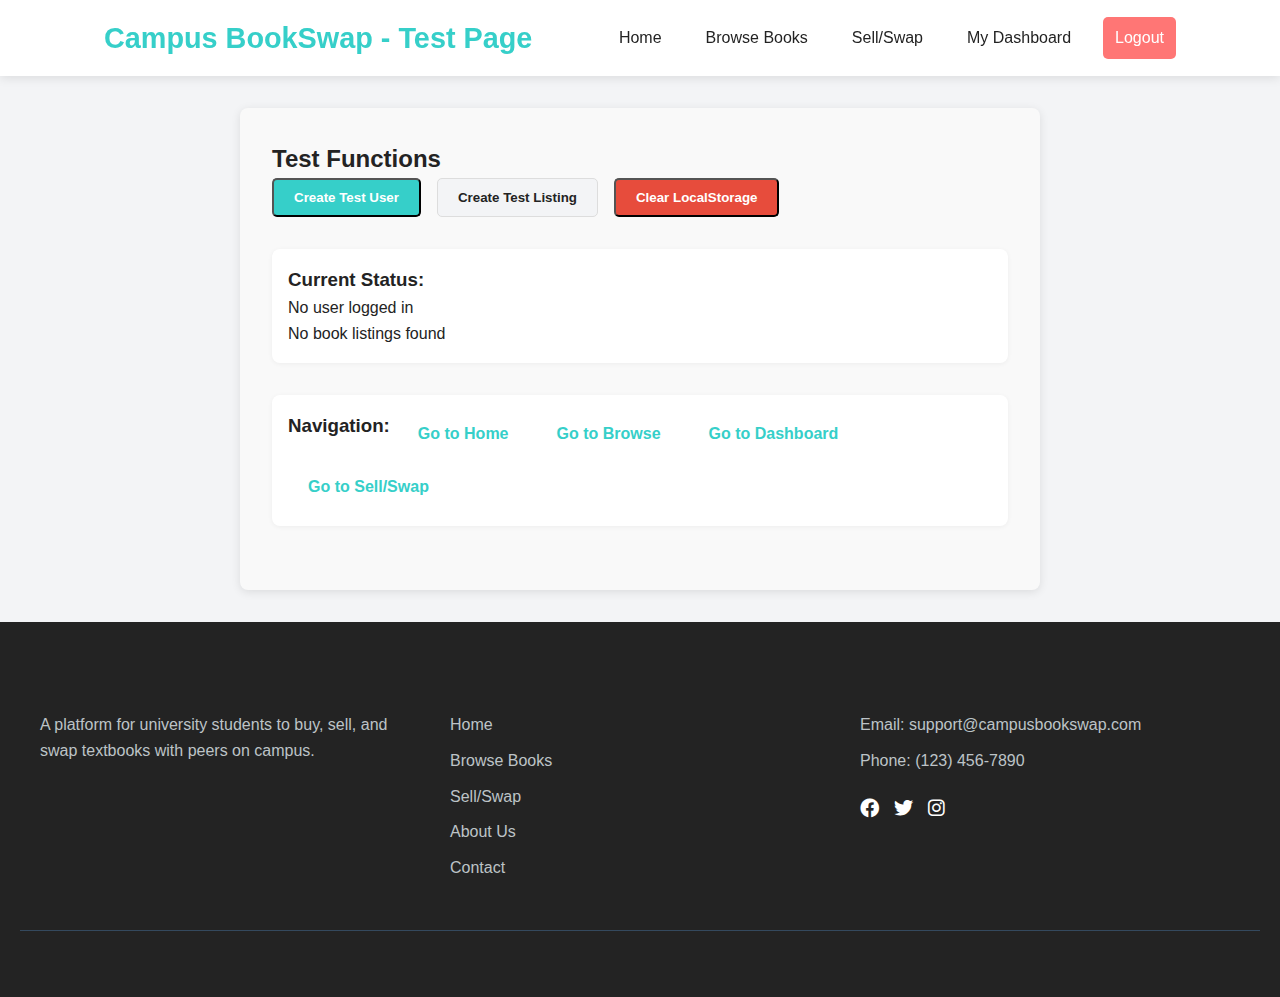
<file: test.html>
<!DOCTYPE html>
<html lang="en">
<head>
    <meta charset="UTF-8">
    <meta name="viewport" content="width=device-width, initial-scale=1.0">
    <title>Campus BookSwap - Test Page</title>
    <link rel="stylesheet" href="style.css">
    <link rel="stylesheet" href="css/color-scheme.css">
    <link rel="stylesheet" href="https://cdnjs.cloudflare.com/ajax/libs/font-awesome/6.0.0/css/all.min.css">
</head>
<body>
    <header>
        <div class="navbar">
            <div class="logo">
                <h1>Campus BookSwap - Test Page</h1>
            </div>
            <nav>
                <a href="index.html">Home</a>
                <a href="browse.html">Browse Books</a>
                <a href="sell.html">Sell/Swap</a>
                <a href="dashboard.html">My Dashboard</a>
                <a href="login.html" class="login-btn">Login/Register</a>
            </nav>
        </div>
    </header>

    <main>
        <section class="test-section">
            <h2>Test Functions</h2>
            <div class="test-buttons">
                <button id="login-btn" class="btn primary-btn">Create Test User</button>
                <button id="create-listing-btn" class="btn secondary-btn">Create Test Listing</button>

                <button id="clear-storage-btn" class="btn danger-btn">Clear LocalStorage</button>
            </div>
            
            <div class="test-status">
                <h3>Current Status:</h3>
                <div id="user-status">Checking login status...</div>
                <div id="listings-status">Checking listings...</div>
            </div>
            
            <div class="test-navigation">
                <h3>Navigation:</h3>
                <a href="index.html" class="btn">Go to Home</a>
                <a href="browse.html" class="btn">Go to Browse</a>
                <a href="dashboard.html" class="btn">Go to Dashboard</a>
                <a href="sell.html" class="btn">Go to Sell/Swap</a>
            </div>
        </section>
    </main>

    <footer>
        <div class="footer-content">
            <div class="footer-section">
                <h3>Campus BookSwap</h3>
                <p>A platform for university students to buy, sell, and swap textbooks with peers on campus.</p>
            </div>
            <div class="footer-section">
                <h3>Quick Links</h3>
                <ul>
                    <li><a href="index.html">Home</a></li>
                    <li><a href="browse.html">Browse Books</a></li>
                    <li><a href="sell.html">Sell/Swap</a></li>
                    <li><a href="about.html">About Us</a></li>
                    <li><a href="contact.html">Contact</a></li>
                </ul>
            </div>
            <div class="footer-section">
                <h3>Contact Us</h3>
                <p>Email: support@campusbookswap.com</p>
                <p>Phone: (123) 456-7890</p>
                <div class="social-icons">
                    <a href="#"><i class="fab fa-facebook"></i></a>
                    <a href="#"><i class="fab fa-twitter"></i></a>
                    <a href="#"><i class="fab fa-instagram"></i></a>
                </div>
            </div>
        </div>
        <div class="footer-bottom">
            <p>&copy; 2023 Campus BookSwap. All Rights Reserved.</p>
        </div>
    </footer>

    <!-- Load test scripts -->
    <script src="js/dashboard.js"></script>
    <script>
        document.addEventListener('DOMContentLoaded', () => {
            // Update status displays
            updateStatus();
            
            // Set up button event listeners
            document.getElementById('login-btn').addEventListener('click', () => {
                // Load and execute test-login.js
                const script = document.createElement('script');
                script.src = 'js/test-login.js';
                document.body.appendChild(script);
                
                // Update status after a short delay
                setTimeout(updateStatus, 500);
            });
            
            document.getElementById('create-listing-btn').addEventListener('click', () => {
                // Load and execute test-listing.js
                const script = document.createElement('script');
                script.src = 'js/test-listing.js';
                document.body.appendChild(script);
                
                // Update status after a short delay
                setTimeout(updateStatus, 500);
            });
            

            
            document.getElementById('clear-storage-btn').addEventListener('click', () => {
                if (confirm('Are you sure you want to clear all localStorage data? This will remove all users and listings.')) {
                    localStorage.clear();
                    alert('LocalStorage cleared successfully.');
                    updateStatus();
                }
            });
            
            function updateStatus() {
                // Update user status
                const userStatus = document.getElementById('user-status');
                const currentUser = JSON.parse(localStorage.getItem('currentUser'));
                
                if (currentUser) {
                    userStatus.innerHTML = `
                        <p><strong>Logged in as:</strong> ${currentUser.name} (${currentUser.email})</p>
                        <p><strong>User ID:</strong> ${currentUser.id}</p>
                    `;
                    userStatus.classList.add('logged-in');
                } else {
                    userStatus.innerHTML = '<p>No user logged in</p>';
                    userStatus.classList.remove('logged-in');
                }
                
                // Update listings status
                const listingsStatus = document.getElementById('listings-status');
                const allListings = JSON.parse(localStorage.getItem('bookListings')) || [];
                
                if (allListings.length > 0) {
                    let userListings = [];
                    if (currentUser) {
                        const userId = currentUser.id || currentUser.email;
                        userListings = allListings.filter(listing => listing.userId === userId);
                    }
                    
                    listingsStatus.innerHTML = `
                        <p><strong>Total Listings:</strong> ${allListings.length}</p>
                        ${currentUser ? `<p><strong>Your Listings:</strong> ${userListings.length}</p>` : ''}
                    `;
                } else {
                    listingsStatus.innerHTML = '<p>No book listings found</p>';
                }
            }
        });
    </script>
    
    <style>
        .test-section {
            max-width: 800px;
            margin: 2rem auto;
            padding: 2rem;
            background-color: #f9f9f9;
            border-radius: 8px;
            box-shadow: 0 2px 10px rgba(0, 0, 0, 0.1);
        }
        
        .test-buttons {
            display: flex;
            gap: 1rem;
            margin-bottom: 2rem;
        }
        
        .test-status, .test-navigation {
            margin-bottom: 2rem;
            padding: 1rem;
            background-color: #fff;
            border-radius: 8px;
            box-shadow: 0 1px 5px rgba(0, 0, 0, 0.05);
        }
        
        .test-navigation {
            display: flex;
            flex-wrap: wrap;
            gap: 0.5rem;
        }
        
        .danger-btn {
            background-color: #e74c3c;
            color: white;
        }
        
        .danger-btn:hover {
            background-color: #c0392b;
        }
        
        .logged-in {
            color: #27ae60;
        }
    </style>
</body>
</html>
</file>
<file: style.css>
/* Global Styles */
* {
    margin: 0;
    padding: 0;
    box-sizing: border-box;
}

body {
    font-family: 'Segoe UI', Tahoma, Geneva, Verdana, sans-serif;
    line-height: 1.6;
    color: #333;
    background-color: #f8f9fa;
}

a {
    text-decoration: none;
    color: #2c3e50;
}

ul {
    list-style: none;
}

.btn {
    display: inline-block;
    padding: 10px 20px;
    border-radius: 5px;
    font-weight: 600;
    transition: all 0.3s ease;
    cursor: pointer;
}

.primary-btn {
    background-color: #3498db;
    color: white;
}

.primary-btn:hover {
    background-color: #2980b9;
}

.secondary-btn {
    background-color: #ecf0f1;
    color: #2c3e50;
    border: 1px solid #bdc3c7;
}

.secondary-btn:hover {
    background-color: #dfe6e9;
}

.view-btn {
    background-color: #3498db;
    color: white;
    font-size: 0.9rem;
    padding: 8px 15px;
}

/* Header Styles */
header {
    background-color: white;
    box-shadow: 0 2px 10px rgba(0, 0, 0, 0.1);
    position: sticky;
    top: 0;
    z-index: 100;
}

.navbar {
    display: flex;
    justify-content: space-between;
    align-items: center;
    padding: 15px 5%;
    max-width: 1200px;
    margin: 0 auto;
}

.logo h1 {
    color: #3498db;
    font-size: 1.8rem;
}

nav {
    display: flex;
    gap: 20px;
}

nav a {
    color: #2c3e50;
    font-weight: 500;
    padding: 8px 12px;
    border-radius: 5px;
    transition: all 0.3s ease;
}

nav a:hover, nav a.active {
    background-color: #3498db;
    color: white;
}

.login-btn {
    background-color: #2ecc71;
    color: white !important;
}

.login-btn:hover {
    background-color: #27ae60;
}

/* Hero Section */
.hero {
    background: linear-gradient(rgba(44, 62, 80, 0.7), rgba(44, 62, 80, 0.7)), url('images/campus-bg.jpg');
    background-size: cover;
    background-position: center;
    color: white;
    text-align: center;
    padding: 100px 20px;
}

.hero-content h1 {
    font-size: 2.5rem;
    margin-bottom: 15px;
}

.hero-content p {
    font-size: 1.2rem;
    margin-bottom: 30px;
    max-width: 600px;
    margin-left: auto;
    margin-right: auto;
}

.hero-buttons {
    display: flex;
    justify-content: center;
    gap: 15px;
}

/* How It Works Section */
.how-it-works {
    padding: 60px 20px;
    text-align: center;
    max-width: 1200px;
    margin: 0 auto;
}

.how-it-works h2 {
    margin-bottom: 40px;
    color: #2c3e50;
    font-size: 2rem;
}

.steps {
    display: grid;
    grid-template-columns: repeat(auto-fit, minmax(250px, 1fr));
    gap: 30px;
}

.step {
    background-color: white;
    padding: 30px 20px;
    border-radius: 10px;
    box-shadow: 0 5px 15px rgba(0, 0, 0, 0.05);
    transition: transform 0.3s ease;
}

.step:hover {
    transform: translateY(-5px);
}

.step-icon {
    background-color: #3498db;
    color: white;
    width: 70px;
    height: 70px;
    border-radius: 50%;
    display: flex;
    justify-content: center;
    align-items: center;
    margin: 0 auto 20px;
    font-size: 1.5rem;
}

.step h3 {
    margin-bottom: 15px;
    color: #2c3e50;
}

/* Featured Books Section */
.featured-books {
    padding: 60px 20px;
    background-color: #ecf0f1;
    text-align: center;
}

.featured-books h2 {
    margin-bottom: 40px;
    color: #2c3e50;
    font-size: 2rem;
}

.book-cards {
    display: grid;
    grid-template-columns: repeat(auto-fit, minmax(300px, 1fr));
    gap: 30px;
    max-width: 1200px;
    margin: 0 auto;
}

.book-card {
    background-color: white;
    border-radius: 10px;
    overflow: hidden;
    box-shadow: 0 5px 15px rgba(0, 0, 0, 0.05);
    transition: transform 0.3s ease;
}

.book-card:hover {
    transform: translateY(-5px);
}

.book-image img {
    width: 100%;
    height: 200px;
    object-fit: cover;
}

.book-info {
    padding: 20px;
    text-align: left;
}

.book-info h3 {
    margin-bottom: 10px;
    color: #2c3e50;
    font-size: 1.2rem;
}

.author, .course {
    color: #7f8c8d;
    margin-bottom: 5px;
    font-size: 0.9rem;
}

.book-meta {
    display: flex;
    justify-content: space-between;
    margin: 15px 0;
}

.price {
    font-weight: bold;
    color: #2ecc71;
}

.condition {
    background-color: #f1c40f;
    color: white;
    padding: 3px 8px;
    border-radius: 3px;
    font-size: 0.8rem;
}

.view-all {
    margin-top: 40px;
}

/* Testimonials Section */
.testimonials {
    padding: 60px 20px;
    text-align: center;
    max-width: 1200px;
    margin: 0 auto;
}

.testimonials h2 {
    margin-bottom: 40px;
    color: #2c3e50;
    font-size: 2rem;
}

.testimonial-cards {
    display: grid;
    grid-template-columns: repeat(auto-fit, minmax(300px, 1fr));
    gap: 30px;
}

.testimonial {
    background-color: white;
    padding: 30px;
    border-radius: 10px;
    box-shadow: 0 5px 15px rgba(0, 0, 0, 0.05);
    text-align: left;
}

.quote {
    color: #3498db;
    font-size: 1.5rem;
    margin-bottom: 15px;
}

.testimonial p {
    margin-bottom: 20px;
    font-style: italic;
}

.student-info .name {
    font-weight: bold;
    margin-bottom: 5px;
}

.student-info .department {
    color: #7f8c8d;
    font-size: 0.9rem;
}

/* Call to Action */
.cta {
    background-color: #3498db;
    color: white;
    text-align: center;
    padding: 60px 20px;
}

.cta h2 {
    margin-bottom: 15px;
    font-size: 2rem;
}

.cta p {
    margin-bottom: 30px;
    max-width: 600px;
    margin-left: auto;
    margin-right: auto;
}

.cta .primary-btn {
    background-color: white;
    color: #3498db;
}

.cta .primary-btn:hover {
    background-color: #ecf0f1;
}

/* Footer */
footer {
    background-color: #2c3e50;
    color: white;
    padding: 40px 20px 0;
}

.footer-content {
    display: grid;
    grid-template-columns: repeat(auto-fit, minmax(250px, 1fr));
    gap: 30px;
    max-width: 1200px;
    margin: 0 auto;
}

.footer-section h3 {
    margin-bottom: 20px;
    font-size: 1.2rem;
}

.footer-section p {
    margin-bottom: 10px;
    color: #bdc3c7;
}

.footer-section ul li {
    margin-bottom: 10px;
}

.footer-section ul li a {
    color: #bdc3c7;
    transition: color 0.3s ease;
}

.footer-section ul li a:hover {
    color: #3498db;
}

.social-icons {
    display: flex;
    gap: 15px;
    margin-top: 20px;
}

.social-icons a {
    color: white;
    font-size: 1.2rem;
    transition: color 0.3s ease;
}

.social-icons a:hover {
    color: #3498db;
}

.footer-bottom {
    text-align: center;
    padding: 20px 0;
    margin-top: 40px;
    border-top: 1px solid #34495e;
}

/* Responsive Design */
@media (max-width: 768px) {
    .navbar {
        flex-direction: column;
        padding: 15px;
    }
    
    .logo {
        margin-bottom: 15px;
    }
    
    nav {
        flex-wrap: wrap;
        justify-content: center;
    }
    
    .hero-content h1 {
        font-size: 2rem;
    }
    
    .hero-buttons {
        flex-direction: column;
        align-items: center;
    }
    
    .hero-buttons .btn {
        width: 200px;
        margin-bottom: 10px;
    }
    
    .steps, .book-cards, .testimonial-cards {
        grid-template-columns: 1fr;
    }
}

@media (max-width: 480px) {
    nav {
        gap: 10px;
    }
    
    nav a {
        padding: 6px 10px;
        font-size: 0.9rem;
    }
    
    .hero {
        padding: 60px 15px;
    }
    
    .hero-content h1 {
        font-size: 1.8rem;
    }
    
    .hero-content p {
        font-size: 1rem;
    }
    
    .how-it-works, .featured-books, .testimonials {
        padding: 40px 15px;
    }
    
    .how-it-works h2, .featured-books h2, .testimonials h2 {
        font-size: 1.5rem;
    }
}
</file>
<file: css/color-scheme.css>
/* 
 * New Color Scheme
 * Primary: Soft Teal (#36CFC9) - Navigation bars, headers, and calls-to-action
 * Background: Light Gray (#F3F4F6) - Page backgrounds
 * Accent: Coral (#FF7675) - Buttons, highlights, and interactive elements
 * Contrast: Charcoal Black (#232323) - Text and important content
 * Highlight: Lemon (#FFE066) - Highlights and attention-grabbing elements
 */

/* Global color overrides */
body {
    background-color: #F3F4F6;
    color: #232323;
}

a {
    color: #36CFC9;
}

a:hover {
    color: #FF7675;
}

/* Button styles */
.btn {
    transition: all 0.3s ease;
}

.primary-btn, 
.btn-primary,
.view-btn {
    background-color: #36CFC9;
    color: white;
}

.primary-btn:hover, 
.btn-primary:hover,
.view-btn:hover {
    background-color: #2fb8b3;
}

.secondary-btn,
.btn-secondary {
    background-color: #F3F4F6;
    color: #232323;
    border: 1px solid #ddd;
}

.secondary-btn:hover,
.btn-secondary:hover {
    background-color: #e5e7eb;
}

/* Header styles */
header {
    background-color: white;
}

.logo h1 {
    color: #36CFC9;
}

nav a {
    color: #232323;
}

nav a:hover, nav a.active {
    background-color: #36CFC9;
    color: white;
}

.login-btn {
    background-color: #FF7675;
    color: white !important;
}

.login-btn:hover {
    background-color: #ff6261;
}

/* Hero section */
.hero {
    background: linear-gradient(rgba(35, 35, 35, 0.7), rgba(35, 35, 35, 0.7)), url('images/campus-bg.jpg');
}

/* How it works section */
.step-icon {
    background-color: #36CFC9;
}

.step h3 {
    color: #232323;
}

/* Featured books section */
.featured-books {
    background-color: #F3F4F6;
}

.featured-books h2 {
    color: #232323;
}

.book-info h3 {
    color: #232323;
}

.price {
    color: #FF7675;
}

.condition {
    background-color: #FFE066;
    color: #232323;
}

/* Testimonials section */
.testimonials h2 {
    color: #232323;
}

.quote {
    color: #36CFC9;
}

/* Call to action */
.cta {
    background-color: #36CFC9;
}

.cta .primary-btn {
    background-color: white;
    color: #36CFC9;
}

.cta .primary-btn:hover {
    background-color: #F3F4F6;
}

/* Footer */
footer {
    background-color: #232323;
}

.footer-section ul li a:hover {
    color: #36CFC9;
}

.social-icons a:hover {
    color: #36CFC9;
}

/* Dashboard specific styles */
.dashboard-header h1 {
    color: #232323;
}

.user-avatar {
    background-color: #36CFC9;
}

.user-info h2 {
    color: #232323;
}

.tab-button {
    color: #6B7280;
}

.tab-button:hover {
    color: #36CFC9;
}

.tab-button.active {
    color: #36CFC9;
    border-bottom-color: #36CFC9;
}

/* Analytics styles */
.analytics-header h2 {
    color: #232323;
}

.analytics-card-icon {
    background-color: #e3f2fd;
}

.analytics-card-icon i {
    color: #36CFC9;
}

.analytics-number {
    color: #232323;
}

.analytics-trend.positive {
    color: #36CFC9;
}

.analytics-trend.negative {
    color: #FF7675;
}

.view-listings-btn {
    background-color: #36CFC9;
}

.view-listings-btn:hover {
    background-color: #2fb8b3;
}

/* Status colors */
.status-completed {
    background: #d4edda;
    color: #155724;
}

.status-pending {
    background: #FFE066;
    color: #856404;
}

.status-in-progress {
    background: #cce7ff;
    color: #004085;
}

.status-cancelled {
    background: #FF7675;
    color: #721c24;
}

/* Campus map styles */
.status-high {
    background-color: #36CFC9;
}

.status-medium {
    background-color: #FFE066;
}

.status-low {
    background-color: #FF7675;
}

/* Messaging styles */
.unread-indicator {
    background-color: #36CFC9;
}

/* Accessibility improvements */
/* Ensuring text has sufficient contrast against backgrounds */
p, h1, h2, h3, h4, h5, h6 {
    color: #232323;
}

/* Focus states for better keyboard navigation */
a:focus, button:focus, input:focus, select:focus, textarea:focus {
    outline: 2px solid #36CFC9;
    outline-offset: 2px;
}
</file>
